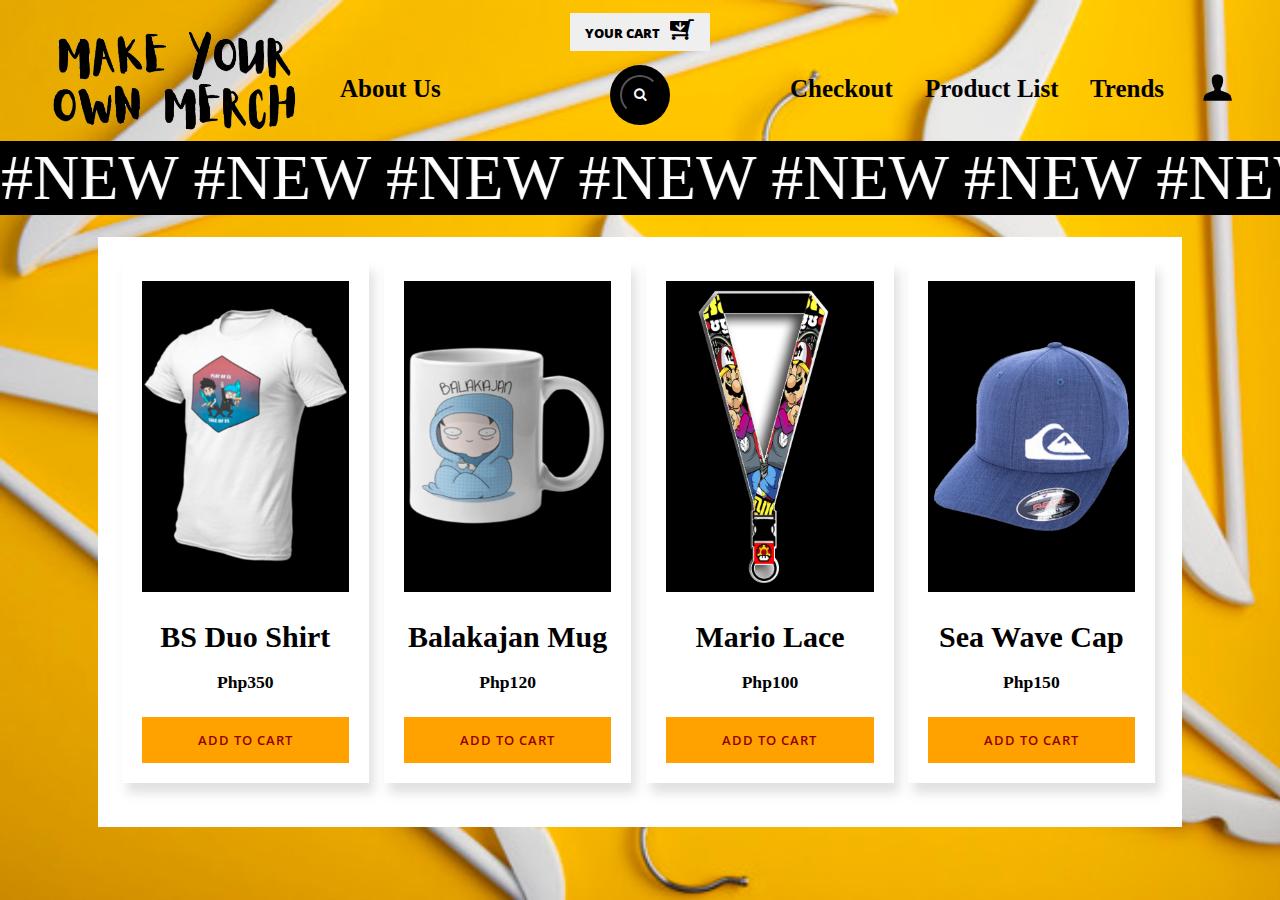
<file: index.html>
<!DOCTYPE html>
<html lang="zxx">


<head>
  <title>Myom</title>
  <!-- Meta-Tags -->
  <meta name="viewport" content="width=device-width, initial-scale=1">
  <meta http-equiv="Content-Type" content="text/html; charset=utf-8">
  <meta name="keywords" content="Shopping Cart a Responsive Web Template, Bootstrap Web Templates, Flat Web Templates, Android Compatible Web Template, Smartphone Compatible Web Template, Free Webdesigns for Nokia, Samsung, LG, Sony Ericsson, Motorola Web Design">
  <script>
    addEventListener("load", function () {
          setTimeout(hideURLbar, 0);
    }, false);

    function hideURLbar() {
    window.scrollTo(0, 1);
    }
  </script>

  <link rel="stylesheet" href="css/style.css" type="text/css" media="all">
  <!-- //Custom-Stylesheet-Links -->
  <!--fonts -->
  <link href="//fonts.googleapis.com/css?family=Marcellus+SC" rel="stylesheet">
  <link href="//fonts.googleapis.com/css?family=Open+Sans:300,300i,400,400i,600,600i,700,700i,800,800i" rel="stylesheet">
  <!-- //fonts -->

  <!-- Font-Awesome-File-Links -->
  <!-- CSS -->
  <link rel="stylesheet" href="css/font-awesome.css" type="text/css" media="all">
  <!-- //Font-Awesome-File-Links -->
  <style>
    p{
      font-size: 30px;
      font-weight: bold;
    }
    body{
        background-image: url(webbg5.jpg);
   background-repeat: no-repeat;
  background-attachment: fixed;
  background-size: cover;
    }
    
  </style>

</head>
<!-- //Head -->
<!-- Body -->

<body>
  <!-- //cart's-Product-Display -->
    <div class="wthreecartaits wthreecartaits2 cart cart box_1" >
      <form action="#" method="post" class="last" >
        <input type="hidden" name="cmd" value="_cart" />
        <input type="hidden" name="display" value="1" />
        <button class="w3view-cart" type="submit" name="submit" value="" >Your Cart<span style="color: black;" class="fa fa-cart-arrow-down" aria-hidden="true"></span>
        </button>
      </form>
    </div>
  <div class="topnav">
  <a href="">
  <img src="logo2.png" width="250" height="110" style="vertical-align:middle; ; position: absolute; left:50px; top: 30px">

  </a>
  <div class="dropdown">
    <button class="dropbtn" style="vertical-align:middle; color: black; position: absolute; left:920px; top: 70px"><h3 style="font-size: 25px;font-weight: bold;">Product List</h3>

    </button>
    <div class="dropdown-content" style="vertical-align:middle;  position: absolute; left:920px; top: 105px" >
      <a href="tshirt.html"style="font-size: 20px;"><h4>Shirts</h4></a>
      <a href="mug.html"style="font-size: 20px;"><h4>Mugs</h4></a>
      <a href="cap.html" style="font-size: 20px;"><h4>Caps</h4></a>
      <a href="lanyard.html" style="font-size: 20px;"><h4>ID Lace</h4></a>
      <a href="create.html" style="font-size: 20px;"><h4>Create Your Own Design </h4></a>
    </div>
  </div> 


  <div class="topnav-right" style="vertical-align:middle;  position: absolute; left:990px; top: 20px" >
    <br>
    <a href="aboutus.html"><h2 style="font-size: 25px;font-weight: bold; vertical-align:middle; ; position: absolute; left:-650px; top: 55px">About Us</h2></a>
    <a href="checkout.html"><h2 style="font-size: 25px;font-weight: bold; vertical-align:middle; ; position: absolute; left:-200px; top: 55px">Checkout</h2></a>
    <a href="Trending.html"><h2 style="font-size: 25px;font-weight: bold; vertical-align:middle; ; position: absolute; left:100px; top: 55px">Trends</h2></a>
    <a href="login.html">
    <img src="user.png" height="35" width="35"style="vertical-align:middle;  position: absolute; left:210px; top: 50px">
    </a>
</div>
<center>
       <div class="searchBox" style="vertical-align:middle;  position: absolute;  top: 35px">

            <input class="searchInput"type="text" name="" placeholder="Search">
            <button class="searchButton" href="#">
              <i class="fa fa-search"></i>
            </button>
        </div>
        </center>
<br><br><br><br><br>
    <marquee behavior="alternate" direction="Right" speed="10 " style="font-size:400%;background-color:black;color:white"> <b>#NEW #NEW #NEW #NEW #NEW #NEW #NEW #NEW #NEW #NEW #NEW #NEW #NEW #NEW #NEW #NEW #NEW #NEW #NEW #NEW #NEW #NEW #NEW #NEW #NEW #NEW #NEW #NEW #NEW #NEW #NEW #NEW #NEW #NEW #NEW #NEW #NEW #NEW #NEW #NEW #NEW #NEW #NEW #NEW #NEW #NEW #NEW #NEW #NEW #NEW #NEW #NEW #NEW #NEW #NEW #NEW #NEW #NEW #NEW #NEW #NEW #NEW #NEW #NEW #NEW #NEW #NEW #NEW #NEW #NEW #NEW #NEW #NEW #NEW #NEW #NEW #NEW #NEW #NEW #NEW #NEW #NEW #NEW #NEW #NEW #NEW #NEW #NEW #NEW #NEW #NEW #NEW #NEW #NEW #NEW #NEW #NEW #NEW #NEW #NEW #NEW #NEW #NEW #NEW #NEW #NEW #NEW #NEW #NEW #NEW #NEW #NEW #NEW #NEW #NEW #NEW #NEW #NEW #NEW #NEW #NEW #NEW #NEW #NEW #NEW #NEW #NEW #NEW #NEW #NEW #NEW #NEW #NEW #NEW #NEW #NEW #NEW #NEW #NEW #NEW #NEW #NEW #NEW #NEW #NEW #NEW #NEW #NEW #NEW #NEW #NEW #NEW #NEW #NEW #NEW #NEW #NEW #NEW #NEW #NEW #NEW #NEW #NEW #NEW #NEW #NEW #NEW #NEW #NEW #NEW #NEW #NEW #NEW #NEW #NEW #NEW #NEW #NEW #NEW #NEW #NEW #NEW #NEW #NEW #NEW #NEW #NEW #NEW #NEW #NEW #NEW #NEW #NEW #NEW #NEW #NEW #NEW #NEW #NEW #NEW #NEW #NEW #NEW #NEW #NEW #NEW #NEW #NEW #NEW #NEW #NEW #NEW #NEW #NEW #NEW #NEW #NEW #NEW #NEW #NEW #NEW #NEW #NEW #NEW #NEW #NEW #NEW #NEW #NEW #NEW #NEW #NEW #NEW #NEW #NEW #NEW #NEW #NEW #NEW #NEW #NEW #NEW #NEW #NEW #NEW #NEW #NEW #NEW #NEW #NEW #NEW #NEW #NEW #NEW #NEW #NEW #NEW #NEW #NEW #NEW #NEW #NEW #NEW #NEW #NEW #NEW #NEW #NEW #NEW #NEW #NEW #NEW #NEW #NEW #NEW #NEW #NEW #NEW #NEW #NEW #NEW #NEW #NEW #NEW #NEW #NEW #NEW #NEW #NEW #NEW #NEW #NEW #NEW #NEW #NEW #NEW #NEW #NEW #NEW #NEW #NEW #NEW #NEW #NEW #NEW #NEW #NEW #NEW #NEW #NEW #NEW #NEW #NEW #NEW #NEW #NEW #NEW #NEW #NEW #NEW #NEW #NEW #NEW #NEW #NEW #NEW #NEW #NEW #NEW #NEW #NEW #NEW #NEW #NEW #NEW #NEW #NEW #NEW #NEW #NEW</b></marquee>
    <br><br>
  <div class="banner">
    <!-- cart's-Product-Display -->
  
    <div class="wthreeproductdisplay">
      <div class="container">
        <div class="top-grid">
          <div class="cart-grid" id="cart-1">
            <div class="img">
              <img src="T11.png" alt="img">
            </div>
            <ul class="info">
                <center>
              <p>BS Duo Shirt</p><br>
              <li>Php350</li>
              </center>
            </ul>
            <div class="snipcart-details ">
              <form action="#" method="post">
                <input type="hidden" name="cmd" value="_cart">
                <input type="hidden" name="add" value="1">
                <input type="hidden" name="w3l_item" value="Striped Top ">
                <input type="hidden" name="amount" value="350">
                <input type="hidden" name="item_name" value="BS Duo Shirt" />
                <button type="submit" class="button w3l-cart" data-id="cart-1">add to cart</button>
              </form>
            </div>
          </div>
          <div class="cart-grid" id="cart-2">
            <div class="img">
              <img src="M12.png" alt="img">
            </div>
            <ul class="info">
            <center>
              <p>Balakajan Mug</p><br>
              <li>Php120</li>
              </center>
            </ul>
            <div class="snipcart-details ">
              <form action="#" method="post">
                <input type="hidden" name="cmd" value="_cart">
                <input type="hidden" name="add" value="1">
                <input type="hidden" name="w3l_item" value="Striped Top ">
                <input type="hidden" name="amount" value="120">
                <input type="hidden" name="item_name" value="Orange Cap" />
                <button type="submit" class="button w3l-cart" data-id="cart-3">add to cart</button>
              </form>
            </div>
          </div>
          <div class="cart-grid" id="cart-3">
            <div class="img">
              <img src="L10.png" alt="img">
            </div>
            <ul class="info">
              <center>
              <p>Mario Lace</p><br>
              <li>Php100</li>
              </center>
            </ul>
            <div class="snipcart-details ">
              <form action="#" method="post">
                <input type="hidden" name="cmd" value="_cart">
                <input type="hidden" name="add" value="1">
                <input type="hidden" name="w3l_item" value="Striped Top ">
                <input type="hidden" name="amount" value="100">
                <input type="hidden" name="item_name" value="Mario ID Lace" />
                <button type="submit" class="button w3l-cart" data-id="cart-3">add to cart</button>
              </form>
            </div>
          </div>
          <div class="cart-grid" id="cart-4">
            <div class="img">
              <img src="C3.png" alt="img">
            </div>
            <ul class="info">
              <center>
              <p>Sea Wave Cap</p><br>
              <li>Php150</li>
              </center>
            </ul>
            <div class="snipcart-details ">
              <form action="#" method="post">
                <input type="hidden" name="cmd" value="_cart">
                <input type="hidden" name="add" value="1">
                <input type="hidden" name="w3l_item" value="Striped Top ">
                <input type="hidden" name="amount" value="150">
                <input type="hidden" name="item_name" value="Sea Wave Cap" />
                <button type="submit" class="button w3l-cart" data-id="cart-4">add to cart</button>
              </form>
            </div>
          </div>

          <div class="clear"></div>
        </div>
  </div>


  <!-- Default-JavaScript -->
  <script src="js/jquery-2.2.3.js"></script>
  <!-- Custom-JavaScript-File-Links -->

  <!-- cart-js -->
  <script src="js/minicart.min.js"></script>
  <script>
    // Mini Cart
    paypal1.minicart1.render({ //use only unique class names other than paypal1.minicart1.Also Replace same class name in css and minicart.min.js
      action: '#'
    });

    if (~window.location.search.indexOf('reset=true')) {
      paypal1.minicart1.reset();
    }
  </script>
  <!-- //cart-js -->

</body>
<!-- //Body -->

</html>
</file>
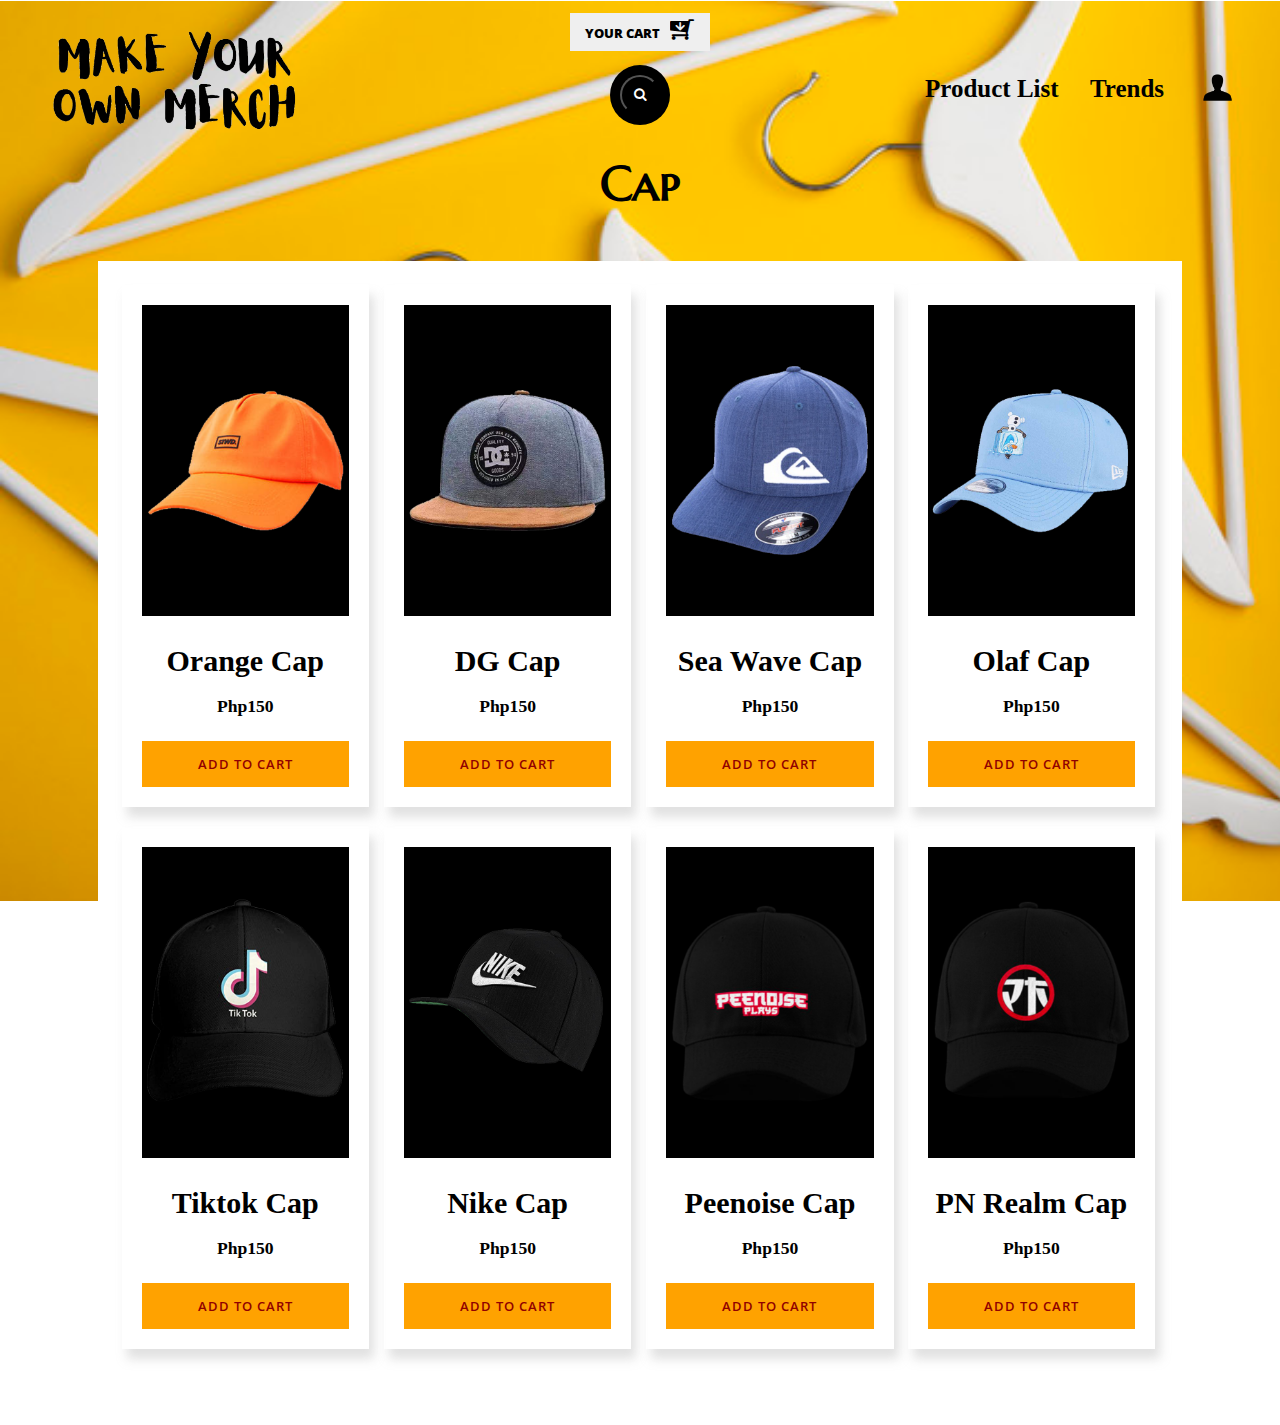
<file: cap.html>
<!DOCTYPE html>
<html lang="zxx">


<head>
  <title>Cap</title>
  <!-- Meta-Tags -->
  <meta name="viewport" content="width=device-width, initial-scale=1">
  <meta http-equiv="Content-Type" content="text/html; charset=utf-8">
  <meta name="keywords" content="Shopping Cart a Responsive Web Template, Bootstrap Web Templates, Flat Web Templates, Android Compatible Web Template, Smartphone Compatible Web Template, Free Webdesigns for Nokia, Samsung, LG, Sony Ericsson, Motorola Web Design">
  <script>
    addEventListener("load", function () {
          setTimeout(hideURLbar, 0);
    }, false);

    function hideURLbar() {
    window.scrollTo(0, 1);
    }
  </script>

  <link rel="stylesheet" href="css/style.css" type="text/css" media="all">
  <!-- //Custom-Stylesheet-Links -->
  <!--fonts -->
  <link href="//fonts.googleapis.com/css?family=Marcellus+SC" rel="stylesheet">
  <link href="//fonts.googleapis.com/css?family=Open+Sans:300,300i,400,400i,600,600i,700,700i,800,800i" rel="stylesheet">
  <!-- //fonts -->

  <!-- Font-Awesome-File-Links -->
  <!-- CSS -->
  <link rel="stylesheet" href="css/font-awesome.css" type="text/css" media="all">
  <!-- //Font-Awesome-File-Links -->
  <style>
    p{
      font-size: 30px;
      font-weight: bold;
    }
    body{
        background-image: url(webbg5.jpg);
   background-repeat: no-repeat;
  background-attachment: fixed;
  background-size: cover;
    }
    
  </style>

</head>
<!-- //Head -->
<!-- Body -->

<body>
  <!-- //cart's-Product-Display -->
  
    <div class="wthreecartaits wthreecartaits2 cart cart box_1" >
      <form action="#" method="post" class="last">
        <input type="hidden" name="cmd" value="_cart" />
        <input type="hidden" name="display" value="1" />
        <button class="w3view-cart" type="submit" name="submit" value="">Your Cart<span style="color: black;" class="fa fa-cart-arrow-down" aria-hidden="true"></span>
        </button>
      </form>
  </div>
  <div class="topnav">
  <a href="index.html">
  <img src="logo2.png" width="250" height="110" style="vertical-align:middle; ; position: absolute; left:50px; top: 30px">
  </a>
  <div class="dropdown">
    <button class="dropbtn" style="vertical-align:middle; color: black; position: absolute; left:920px; top: 70px"><h3 style="font-size: 25px;font-weight: bold;">Product List</h3>

    </button>
   <div class="dropdown-content" style="vertical-align:middle;  position: absolute; left:920px; top: 105px" >
      <a href="tshirt.html"style="font-size: 20px;"><h4>Shirts</h4></a>
      <a href="mug.html"style="font-size: 20px;"><h4>Mugs</h4></a>
      <a href="cap.html" style="font-size: 20px;"><h4>Caps</h4></a>
      <a href="lanyard.html" style="font-size: 20px;"><h4>ID Lace</h4></a>
      <a href="create.html" style="font-size: 20px;"><h4>Create Your Own Design </h4></a>
    </div>
  </div> 


  <div class="topnav-right" style="vertical-align:middle;  position: absolute; left:990px; top: 20px" >
    <br>

    <a href="Trending.html"><h2 style="font-size: 25px;font-weight: bold; vertical-align:middle; ; position: absolute; left:100px; top: 55px">Trends</h2></a>
    <a href="login.html">
    <img src="user.png" height="35" width="35"style="vertical-align:middle;  position: absolute; left:210px; top: 50px">
    </a>
</div>
<center>
       <div class="searchBox" style="vertical-align:middle;  position: absolute;  top: 35px">

            <input class="searchInput"type="text" name="" placeholder="Search">
            <button class="searchButton" href="#">
              <i class="fa fa-search"></i>
            </button>
        </div>
        </center>
  <div class="banner">
    <div class="banner-layer">
      <br><br><br>
      <h1 class="title-w3layouts" style="color: #000000; font-weight: 900;">Cap</h1>
    </div>
    <!-- cart's-Product-Display -->
  
    <div class="wthreeproductdisplay">
      <div class="container">
        <div class="top-grid">
          <div class="cart-grid" id="cart-1">
            <div class="img">
              <img src="C1.png" alt="img">
            </div>
            <ul class="info">
                <center>
              <p>Orange Cap</p><br>
              <li>Php150</li>
              </center>
            </ul>
            <div class="snipcart-details ">
              <form action="#" method="post">
                <input type="hidden" name="cmd" value="_cart">
                <input type="hidden" name="add" value="1">
                <input type="hidden" name="w3l_item" value="Striped Top ">
                <input type="hidden" name="amount" value="150">
                <input type="hidden" name="item_name" value="Orange Cap" />
                <button type="submit" class="button w3l-cart" data-id="cart-1">add to cart</button>
              </form>
            </div>
          </div>
          <div class="cart-grid" id="cart-2">
            <div class="img">
              <img src="C2.png" alt="img">
            </div>
            <ul class="info">
            <center>
              <p>DG Cap</p><br>
              <li>Php150</li>
              </center>
            </ul>
            <div class="snipcart-details ">
              <form action="#" method="post">
                <input type="hidden" name="cmd" value="_cart">
                <input type="hidden" name="add" value="1">
                <input type="hidden" name="w3l_item" value="Striped Top ">
                <input type="hidden" name="amount" value="150">
                <input type="hidden" name="item_name" value="Charging Mug" />
                <button type="submit" class="button w3l-cart" data-id="cart-3">add to cart</button>
              </form>
            </div>
          </div>
          <div class="cart-grid" id="cart-3">
            <div class="img">
              <img src="C3.png" alt="img">
            </div>
            <ul class="info">
              <center>
              <p>Sea Wave Cap</p><br>
              <li>Php150</li>
              </center>
            </ul>
            <div class="snipcart-details ">
              <form action="#" method="post">
                <input type="hidden" name="cmd" value="_cart">
                <input type="hidden" name="add" value="1">
                <input type="hidden" name="w3l_item" value="Striped Top ">
                <input type="hidden" name="amount" value="150">
                <input type="hidden" name="item_name" value="Sea Wave Cap"/>
                <button type="submit" class="button w3l-cart" data-id="cart-3">add to cart</button>
              </form>
            </div>
          </div>
          <div class="cart-grid" id="cart-4">
            <div class="img">
              <img src="C7.png" alt="img">
            </div>
            <ul class="info">
              <center>
              <p>Olaf Cap</p><br>
              <li>Php150</li>
              </center>
            </ul>
            <div class="snipcart-details ">
              <form action="#" method="post">
                <input type="hidden" name="cmd" value="_cart">
                <input type="hidden" name="add" value="1">
                <input type="hidden" name="w3l_item" value="Striped Top ">
                <input type="hidden" name="amount" value="150">
                <input type="hidden" name="item_name" value="Olaf Cap" />
                <button type="submit" class="button w3l-cart" data-id="cart-4">add to cart</button>
              </form>
            </div>
          </div>

          <div class="clear"></div>
        </div>
        <div class="bot-grid">
          <div class="cart-grid" id="cart-5">
            <div class="img">
              <img src="C8.png" alt="img">
            </div>
            <ul class="info">
              <center>
              <p>Tiktok Cap</p><br>
              <li>Php150</li>
              </center>
            </ul>
            <div class="snipcart-details ">
              <form action="#" method="post">
                <input type="hidden" name="cmd" value="_cart">
                <input type="hidden" name="add" value="1">
                <input type="hidden" name="w3l_item" value="Striped Top ">
                <input type="hidden" name="amount" value="150">
                <input type="hidden" name="item_name" value="Tiktok Cap" />
                <button type="submit" class="button w3l-cart" data-id="cart-5">add to cart</button>
              </form>
            </div>
          </div>
          <div class="cart-grid" id="cart-6">
            <div class="img">
              <img src="C10.png" alt="img">
            </div>
            <ul class="info">
            <center>
              <p>Nike Cap</p><br>
              <li>Php150</li>
              </center>
            </ul>
            <div class="snipcart-details ">
              <form action="#" method="post">
                <input type="hidden" name="cmd" value="_cart">
                <input type="hidden" name="add" value="1">
                <input type="hidden" name="w3l_item" value="Striped Top ">
                <input type="hidden" name="amount" value="150">
                <input type="hidden" name="item_name" value="Nike Cap" />
                <button type="submit" class="button w3l-cart" data-id="cart-6">add to cart</button>
              </form>
            </div>
          </div>
          <div class="cart-grid" id="cart-7">
            <div class="img">
              <img src="C11.png" alt="img">
            </div>
            <ul class="info">
              <center>
              <p>Peenoise Cap</p><br>
              <li>Php150</li>
              </center>
            </ul>
            <div class="snipcart-details ">
              <form action="#" method="post">
                <input type="hidden" name="cmd" value="_cart">
                <input type="hidden" name="add" value="1">
                <input type="hidden" name="w3l_item" value="Striped Top ">
                <input type="hidden" name="amount" value="150">
                <input type="hidden" name="item_name" value="Peenoise Cap" />
                <button type="submit" class="button w3l-cart" data-id="cart-7">add to cart</button>
              </form>
            </div>
          </div>
          <div class="cart-grid" id="cart-8">
            <div class="img">
              <img src="C12.png" alt="img">
            </div>
            <ul class="info">
                <center>
              <p>PN Realm Cap</p><br>
              <li>Php150</li>
              </center>
            </ul>
            <div class="snipcart-details ">
              <form action="#" method="post">
                <input type="hidden" name="cmd" value="_cart">
                <input type="hidden" name="add" value="1">
                <input type="hidden" name="w3l_item" value="Striped Top ">
                <input type="hidden" name="amount" value="150">
                <input type="hidden" name="item_name" value="PN Realm Cap" />
                <button type="submit" class="button w3l-cart" data-id="cart-8">add to cart</button>
              </form>
            </div>
          </div>

          <div class="clear"></div>
        </div>
      </div>
    </div>    
  
    

  </div>

  <!-- Default-JavaScript -->
  <script src="js/jquery-2.2.3.js"></script>
  <!-- Custom-JavaScript-File-Links -->

  <!-- cart-js -->
  <script src="js/minicart.min.js"></script>
  <script>
    // Mini Cart
    paypal1.minicart1.render({ //use only unique class names other than paypal1.minicart1.Also Replace same class name in css and minicart.min.js
      action: '#'
    });

    if (~window.location.search.indexOf('reset=true')) {
      paypal1.minicart1.reset();
    }
  </script>
  <!-- //cart-js -->

</body>
<!-- //Body -->

</html>
</file>
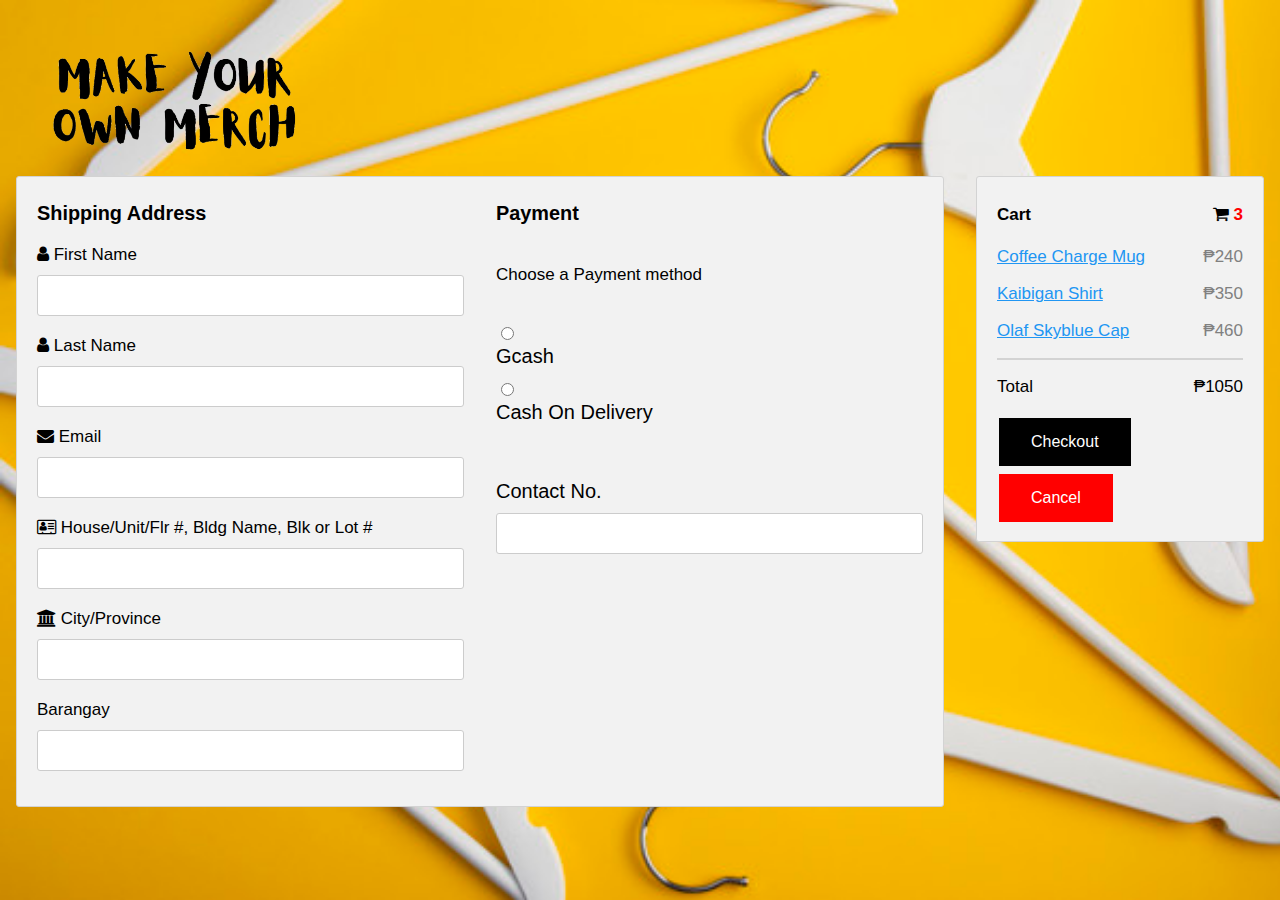
<file: checkout.html>
<!DOCTYPE html>
<html>
<head>
<meta name="viewport" content="width=device-width, initial-scale=1">
<link rel="stylesheet" href="https://cdnjs.cloudflare.com/ajax/libs/font-awesome/4.7.0/css/font-awesome.min.css">

<style>
body {
  font-family: Arial;
  font-size: 17px;
  padding: 8px;
    background-image: url(webbg5.jpg);
   background-repeat: no-repeat;
  background-attachment: fixed;
  background-size: cover;
}

* {
  box-sizing: border-box;
}

.row {
  display: -ms-flexbox; 
  display: flex;
  -ms-flex-wrap: wrap;
  flex-wrap: wrap;
  margin: 0 -16px;
}

.col-25 {
  -ms-flex: 25%; 
  flex: 25%;
}

.col-50 {
  -ms-flex: 50%;
  flex: 50%;
}

.col-75 {
  -ms-flex: 75%; 
  flex: 75%;
}

.col-25,
.col-50,
.col-75 {
  padding: 0 16px;
}

.container {
  background-color: #f2f2f2;
  padding: 5px 20px 15px 20px;
  border: 1px solid lightgrey;
  border-radius: 3px;
}

input[type=text] {
  width: 100%;
  margin-bottom: 20px;
  padding: 12px;
  border: 1px solid #ccc;
  border-radius: 3px;
}

label {
  margin-bottom: 10px;
  display: block;
}

.icon-container {
  margin-bottom: 20px;
  padding: 7px 0;
  font-size: 20px;
}

.btn {
  background-color: black;
 border: none;
  color: white;
  padding: 15px 32px;
  text-align: center;
  text-decoration: none;
  display: inline-block;
  font-size: 16px;
  margin: 4px 2px;
  cursor: pointer;;
}

.btn:hover {
  background-color: #FFD300;
}

a {
  color: #2196F3;
}

hr {
  border: 1px solid lightgrey;
}

span.price {
  float: right;
  color: grey;
}


@media (max-width: 800px) {
  .row {
    flex-direction: column-reverse;
  }
  .col-25 {
    margin-bottom: 20px;
  }
}
.button {
  background-color: red;
  border: none;
  color: white;
  padding: 15px 32px;
  text-align: center;
  text-decoration: none;
  display: inline-block;
  font-size: 16px;
  margin: 4px 2px;
  cursor: pointer;
}
.button:hover {
  background-color: #FFD300;
}
.open-button {
  background-color: #555;
  color: white;
  padding: 16px 20px;
  border: none;
  cursor: pointer;
  opacity: 0.8;
  position: fixed;
  bottom: 23px;
  right: 28px;
  width: 280px;
}

/* The popup form - hidden by default */
.form-popup {
  display: none;
  position: fixed;
  bottom: 0;
  right: 15px;
  border: 3px solid #f1f1f1;
  z-index: 9;
}

/* Add styles to the form container */
.form-container {
  max-width: 300px;
  padding: 10px;
  background-color: white;
}

/* Full-width input fields */
.form-container input[type=text], .form-container input[type=password] {
  width: 100%;
  padding: 15px;
  margin: 5px 0 22px 0;
  border: none;
  background: #f1f1f1;
}

/* When the inputs get focus, do something */
.form-container input[type=text]:focus, .form-container input[type=password]:focus {
  background-color: #ddd;
  outline: none;
}

/* Set a style for the submit/login button */
.form-container .btn {
  background-color: #4CAF50;
  color: white;
  padding: 16px 20px;
  border: none;
  cursor: pointer;
  width: 100%;
  margin-bottom:10px;
  opacity: 0.8;
}

/* Add a red background color to the cancel button */
.form-container .cancel {
  background-color: orange;
}

/* Add some hover effects to buttons */
.form-container .btn:hover, .open-button:hover {
  opacity: 1;
}
</style>
</head>
<body>
<a href="index.html">
<img src="logo2.png" width="250" height="110" style="vertical-align:middle; position: absolute; left:50px; top: 50px">
</a>
<br><br><br><br><br><br><br><br>
<div class="row">
  <div class="col-75">
    <div class="container">
      <form action="/action_page.php">
      
        <div class="row">
          <div class="col-50">
            <h3>Shipping Address</h3>
            <label for="fname"><i class="fa fa-user"></i> First Name</label>
            <input type="text" id="fname" name="firstname">
            <label for="lname"><i class="fa fa-user"></i> Last Name</label>
            <input type="text" id="fname" name="Lastname">
            <label for="email"><i class="fa fa-envelope"></i> Email</label>
            <input type="text" id="email" name="email">
            <label for="adr"><i class="fa fa-address-card-o"></i> House/Unit/Flr #, Bldg Name, Blk or Lot #</label>
            <input type="text" id="adr" name="address" >
            <label for="city"><i class="fa fa-institution"></i> City/Province</label>
            <input type="text" id="city" name="city">
            <div class="row">
              <div class="col-75">
                <label for="state">Barangay</label>
                <input type="text" id="state" name="state" placeholder="">
              </div>
              <div class="col-50">
              </div>
            </div>
          </div>

          <div class="col-50">
            <h3>Payment</h3><br>
            <label for="fname">Choose a Payment method</label><br>
            <div class="icon-container">
            <input type="radio" id="male" name="gender" value="male">
             <label for="male">Gcash</label>
            <input type="radio" id="female" name="gender" value="female">
            <label for="female">Cash On Delivery</label><br><br>
              <label for="contact">Contact No.</label>
            <input type="text" id="contact" name="contact">
            </div>
          </div>
          
        </div>
      </form>
    </div>
  </div>
  <div class="col-25">
    <div class="container">
      <h4>Cart <span class="price" style="color:black"><i class="fa fa-shopping-cart"></i> <b style="color:red;">3</b></span></h4>
      <p><a href="#">Coffee Charge Mug</a> <span id="price1" class="price"></span></p>
      <p><a href="#">Kaibigan Shirt</a> <span id="price2" class="price"></span></p>
      <p><a href="#">Olaf Skyblue Cap</a> <span id="price3" class="price"></span></p>
      <hr>
      <p>Total <span id="Total" class="price" style="color:black"><b></b></span></p>
      <p id="Total"></p>
       <button class="btn" onclick="openForm()">Checkout</button>
      <button class="button" onclick="goBack()">Cancel</button>

    </div>
  </div>
</div>
<div class="form-popup" id="myForm" style="vertical-align:middle; ; position: absolute; left:550px; top: 300px; border: none;" >
  <form action="/action_page.php" class="form-container"><center>
    <h1>Thanks For Buying<br><br>Have a nice day<br><br></h1></center>
    <a href="index.html"><button type="button" class="btn cancel">Continue Shopping
    </button></a>
  </form>
</div>



<script>
  var p1 = 240;
  var p2 = 350;
  var p3 = 460;

  var t = p1 + p2 + p3;
  var p = "₱";

    document.getElementById("price1").innerHTML = p.concat(p1);
      document.getElementById("price2").innerHTML = p.concat(p2);
    document.getElementById("price3").innerHTML = p.concat(p3);
    document.getElementById("Total").innerHTML = p.concat(t);
function openForm() {
  document.getElementById("myForm").style.display = "block";
}
var header = document.getElementById("myDIV");
var btns = header.getElementsByClassName("btn");
for (var i = 0; i < btns.length; i++) {
  btns[i].addEventListener("click", function() {
  var current = document.getElementsByClassName("active");
  current[0].className = current[0].className.replace(" active", "");
  this.className += " active";
  });
}
function goBack() {
  window.history.back();
}
</script>
</body>
</html>
</file>
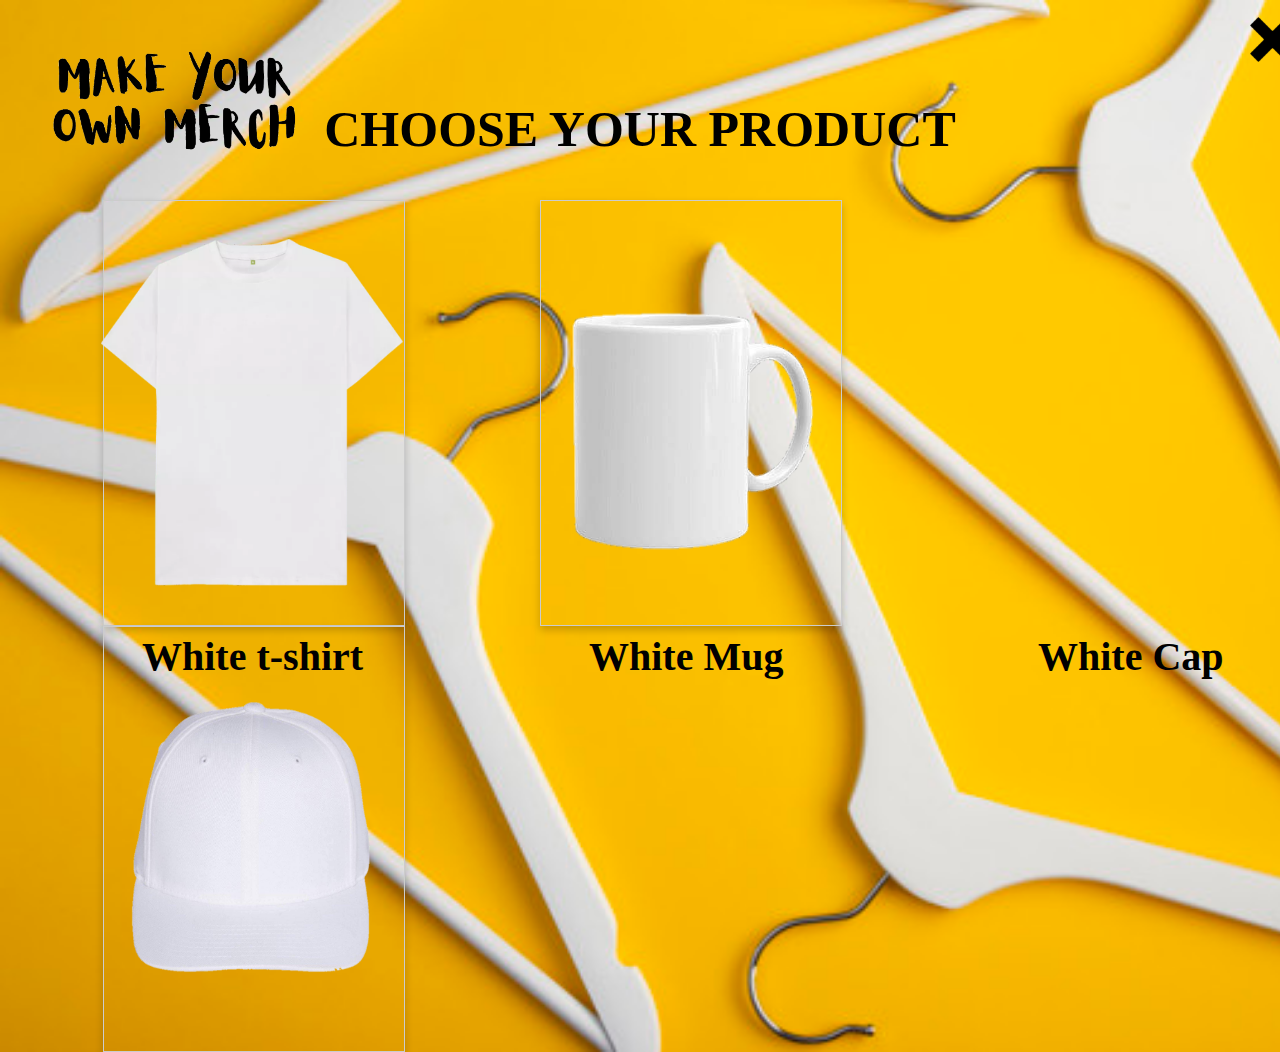
<file: create.html>
<!DOCTYPE html>
<html>
<head>
<style>

body{
background-image: url(webbg5.jpg);
background-size: cover;
background-repeat: no-repeat;
}

div.damit{
  margin-top: 100px;

}
h2 {
  font-size: 50px;

}
h1 {
  font-size: 25px;
}

.price {
  color: grey;
  font-size: 22px;
  margin-top: 10px;
  margin-bottom: -4px;
}
.card {
   box-shadow: 0 4px 8px 0 rgba(0, 0, 0, 0.2);
  text-align:center;
  font-family: arial;
float:left;
 margin-right: 40px;
 margin-left: 95px;
  border: 1px solid #ccc;

  width: 300px;
  text-align:center;


  
}

.price {
  color: red;
  font-size: 28px;
}

.card button {
  border: 0px;
  outline: 0;
padding: 12px;
  color: white;
  background-color: #000;
  text-align:center;
  cursor: pointer;
  width: 100%;
  font-size: 18px;
}

.card button:hover {
  opacity: 0.6; 
}


.checked {
  color: orange;
}

/* Add styles to the form container */
.form-container {
  max-width: 300px;
  padding: 10px;
  background-color: white;
}

/* Set a style for the submit/login button */
.form-container .btn {
  background-color: none;
  color: white;
  padding: 10px 10px;
  margin-left:0px;
  border: none;
  cursor: pointer;
  width: 100%;
  margin-bottom:10px;
  opacity: 0.8;
}

/* Add a red background color to the cancel button */
.form-container .cancel {
  background-color: red;
}

</style>   
</head>
<body>
  <a href= "index.html "><img src="x.png"width="45" height="45" style=" position: absolute; left:1250px; top: 17px"></a>

<!-- Add icon library -->
<link rel="stylesheet" href=" https://cdnjs.cloudflare.com/ajax/libs/font-awesome/4.7.0/css/font-awesome.min.css">

<a href= "index.html "><img src="logo2.png" width="250" height="110" style="vertical-align:middle; ; position: absolute; left:50px; top: 50px"></a>


<div class="damit">
<h2 style="text-align:center"><b>CHOOSE YOUR PRODUCT<b></h2>


<div class="card">
  <a href="createwhiteshirt.html"><img src="whiteshirt.png" alt="Denim Jeans" style="width:370px;height:420px;margin-left:-37px;"></a>
</div>
<h2 style=" font-size:40px;position: absolute; left:142px; top: 600px">White t-shirt</h2>

<div class="card">
  <a href="createwhitemug.html">
  <img src="whitemug.png" alt="Denim Jeans"  style="width:395px;height:420px;margin-left:-69px;"></a>

</div>
<h2 style=" font-size:40px;position: absolute; left:589px; top: 600px">White Mug</h2>

<div class="card">
  <a href="createwhitecap.html">
  <img src="whitecap.png" alt="Denim Jeans"  style="width:380px;height:420px;margin-left:-43px;"></a>

</div>
<h2 style=" font-size:40px;position: absolute; left:1038px; top: 600px">White Cap</h2>
<script>
// Add active class to the current button (highlight it)
var header = document.getElementById("xxx");
var btns = header.getElementsByClassName("btn");
for (var i = 0; i < btns.length; i++) {
  btns[i].addEventListener("click", function() {
  var current = document.getElementsByClassName("active");
  current[0].className = current[0].className.replace(" active", "");
  this.className += " active";
  });
}
</script>
</div>
</body>
</html>
</file>
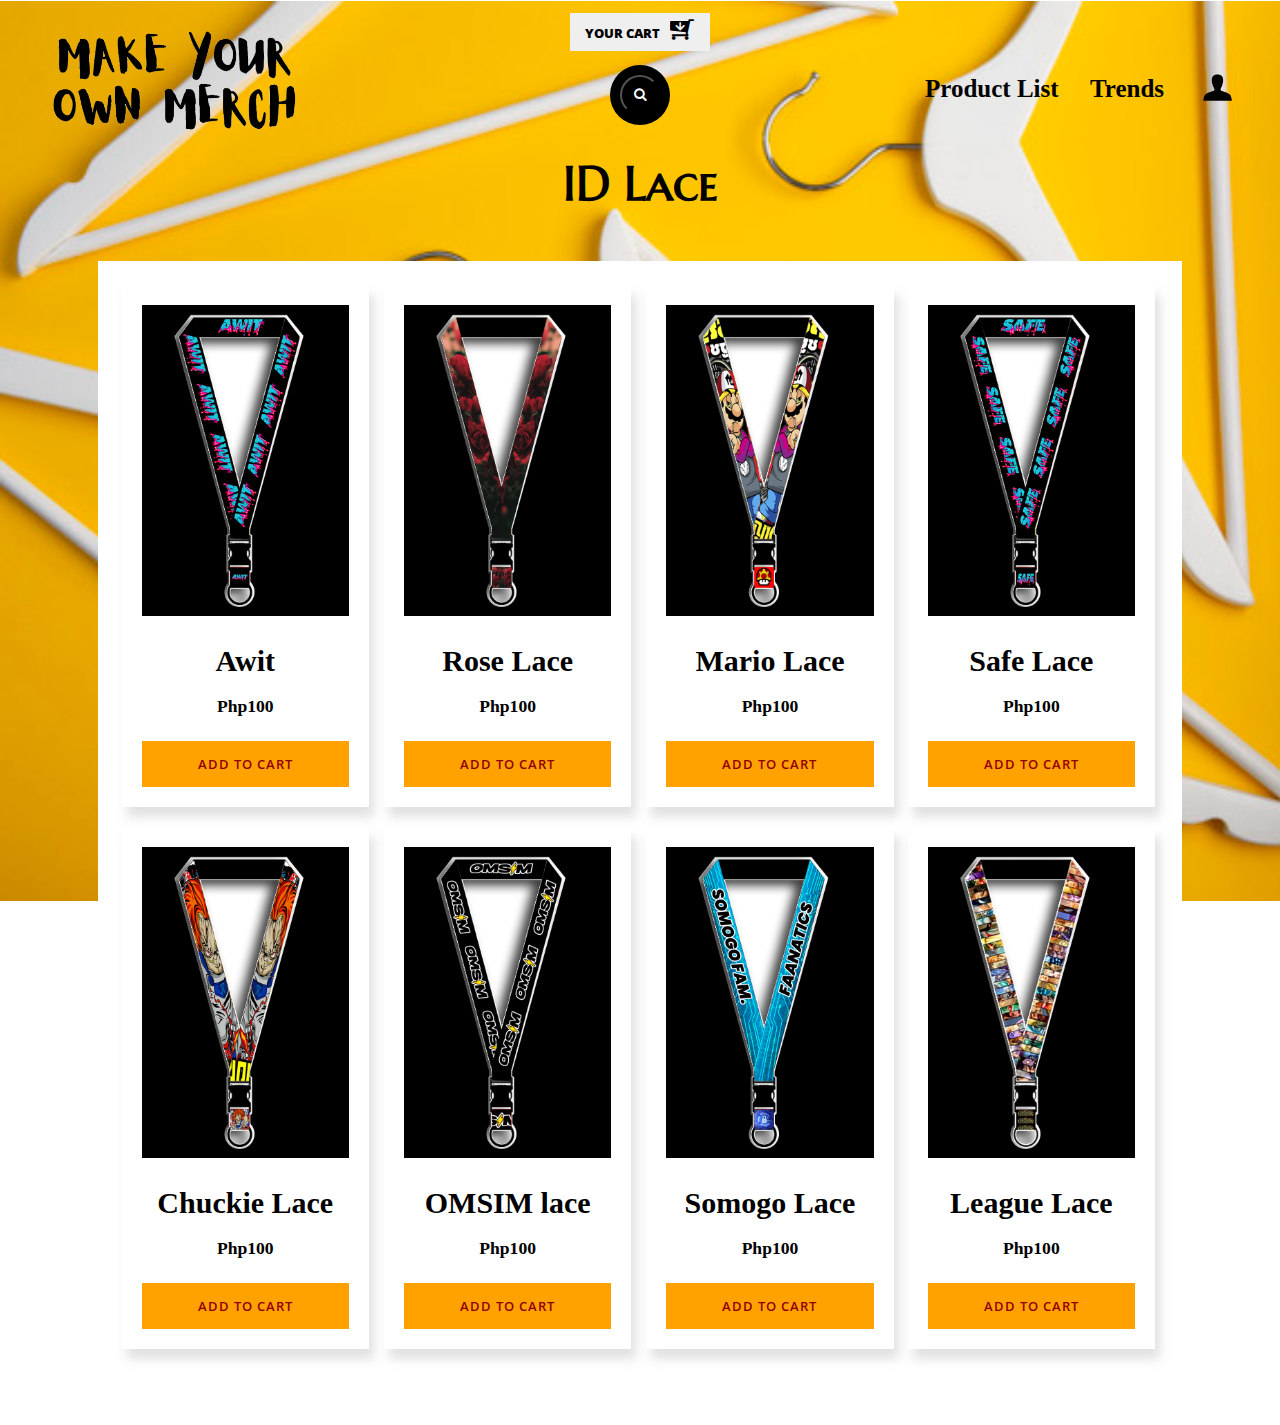
<file: lanyard.html>
<!DOCTYPE html>
<html lang="zxx">


<head>
  <title>ID Lace</title>
  <!-- Meta-Tags -->
  <meta name="viewport" content="width=device-width, initial-scale=1">
  <meta http-equiv="Content-Type" content="text/html; charset=utf-8">
  <meta name="keywords" content="Shopping Cart a Responsive Web Template, Bootstrap Web Templates, Flat Web Templates, Android Compatible Web Template, Smartphone Compatible Web Template, Free Webdesigns for Nokia, Samsung, LG, Sony Ericsson, Motorola Web Design">
  <script>
    addEventListener("load", function () {
          setTimeout(hideURLbar, 0);
    }, false);

    function hideURLbar() {
    window.scrollTo(0, 1);
    }
  </script>

  <link rel="stylesheet" href="css/style.css" type="text/css" media="all">
  <!-- //Custom-Stylesheet-Links -->
  <!--fonts -->
  <link href="//fonts.googleapis.com/css?family=Marcellus+SC" rel="stylesheet">
  <link href="//fonts.googleapis.com/css?family=Open+Sans:300,300i,400,400i,600,600i,700,700i,800,800i" rel="stylesheet">
  <!-- //fonts -->

  <!-- Font-Awesome-File-Links -->
  <!-- CSS -->
  <link rel="stylesheet" href="css/font-awesome.css" type="text/css" media="all">
  <!-- //Font-Awesome-File-Links -->
  <style>
    p{
      font-size: 30px;
      font-weight: bold;
    }
    body{
        background-image: url(webbg5.jpg);
   background-repeat: no-repeat;
  background-attachment: fixed;
  background-size: cover;
    }
    
  </style>

</head>
<!-- //Head -->
<!-- Body -->

<body>
  <!-- //cart's-Product-Display -->
  
    <div class="wthreecartaits wthreecartaits2 cart cart box_1" >
      <form action="#" method="post" class="last">
        <input type="hidden" name="cmd" value="_cart" />
        <input type="hidden" name="display" value="1" />
        <button class="w3view-cart" type="submit" name="submit" value="">Your Cart<span style="color: black;" class="fa fa-cart-arrow-down" aria-hidden="true"></span>
        </button>
      </form>
  </div>
  <div class="topnav">
  <a href="index.html">
  <img src="logo2.png" width="250" height="110" style="vertical-align:middle; ; position: absolute; left:50px; top: 30px">
  </a>
  <div class="dropdown">
    <button class="dropbtn" style="vertical-align:middle; color: black; position: absolute; left:920px; top: 70px"><h3 style="font-size: 25px;font-weight: bold;">Product List</h3>

    </button>
   <div class="dropdown-content" style="vertical-align:middle;  position: absolute; left:920px; top: 105px" >
      <a href="tshirt.html"style="font-size: 20px;"><h4>Shirts</h4></a>
      <a href="mug.html"style="font-size: 20px;"><h4>Mugs</h4></a>
      <a href="cap.html" style="font-size: 20px;"><h4>Caps</h4></a>
      <a href="lanyard.html" style="font-size: 20px;"><h4>ID Lace</h4></a>
      <a href="create.html" style="font-size: 20px;"><h4>Create Your Own Design </h4></a>
    </div>
  </div> 


  <div class="topnav-right" style="vertical-align:middle;  position: absolute; left:990px; top: 20px" >
    <br>

    <a href="Trending.html"><h2 style="font-size: 25px;font-weight: bold; vertical-align:middle; ; position: absolute; left:100px; top: 55px">Trends</h2></a>
    <a href="login.html">
    <img src="user.png" height="35" width="35"style="vertical-align:middle;  position: absolute; left:210px; top: 50px">
    </a>
</div>
<center>
       <div class="searchBox" style="vertical-align:middle;  position: absolute;  top: 35px">

            <input class="searchInput"type="text" name="" placeholder="Search">
            <button class="searchButton" href="#">
              <i class="fa fa-search"></i>
            </button>
        </div>
        </center>
  <div class="banner">
    <div class="banner-layer">
      <br><br><br>
      <h1 class="title-w3layouts" style="color: #000000; font-weight: 900;">ID Lace</h1>
    </div>
    <!-- cart's-Product-Display -->
  
    <div class="wthreeproductdisplay">
      <div class="container">
        <div class="top-grid">
          <div class="cart-grid" id="cart-1">
            <div class="img">
              <img src="L1.png" alt="img">
            </div>
            <ul class="info">
                <center>
              <p>Awit</p><br>
              <li>Php100</li>
              </center>
            </ul>
            <div class="snipcart-details ">
              <form action="#" method="post">
                <input type="hidden" name="cmd" value="_cart">
                <input type="hidden" name="add" value="1">
                <input type="hidden" name="w3l_item" value="Striped Top ">
                <input type="hidden" name="amount" value="100">
                <input type="hidden" name="item_name" value="Awit ID Lace" />
                <button type="submit" class="button w3l-cart" data-id="cart-1">add to cart</button>
              </form>
            </div>
          </div>
          <div class="cart-grid" id="cart-2">
            <div class="img">
              <img src="L2.png" alt="img">
            </div>
            <ul class="info">
            <center>
              <p>Rose Lace</p><br>
              <li>Php100</li>
              </center>
            </ul>
            <div class="snipcart-details ">
              <form action="#" method="post">
                <input type="hidden" name="cmd" value="_cart">
                <input type="hidden" name="add" value="1">
                <input type="hidden" name="w3l_item" value="Striped Top ">
                <input type="hidden" name="amount" value="100">
                <input type="hidden" name="item_name" value="Rose ID Lace" />
                <button type="submit" class="button w3l-cart" data-id="cart-3">add to cart</button>
              </form>
            </div>
          </div>
          <div class="cart-grid" id="cart-3">
            <div class="img">
              <img src="L10.png" alt="img">
            </div>
            <ul class="info">
              <center>
              <p>Mario Lace</p><br>
              <li>Php100</li>
              </center>
            </ul>
            <div class="snipcart-details ">
              <form action="#" method="post">
                <input type="hidden" name="cmd" value="_cart">
                <input type="hidden" name="add" value="1">
                <input type="hidden" name="w3l_item" value="Striped Top ">
                <input type="hidden" name="amount" value="100">
                <input type="hidden" name="item_name" value="Mario ID Lace"/>
                <button type="submit" class="button w3l-cart" data-id="cart-3">add to cart</button>
              </form>
            </div>
          </div>
          <div class="cart-grid" id="cart-4">
            <div class="img">
              <img src="L5.png" alt="img">
            </div>
            <ul class="info">
              <center>
              <p>Safe Lace</p><br>
              <li>Php100</li>
              </center>
            </ul>
            <div class="snipcart-details ">
              <form action="#" method="post">
                <input type="hidden" name="cmd" value="_cart">
                <input type="hidden" name="add" value="1">
                <input type="hidden" name="w3l_item" value="Striped Top ">
                <input type="hidden" name="amount" value="100">
                <input type="hidden" name="item_name" value="Safe ID Lace" />
                <button type="submit" class="button w3l-cart" data-id="cart-4">add to cart</button>
              </form>
            </div>
          </div>

          <div class="clear"></div>
        </div>
        <div class="bot-grid">
          <div class="cart-grid" id="cart-5">
            <div class="img">
              <img src="L6.png" alt="img">
            </div>
            <ul class="info">
              <center>
              <p>Chuckie Lace</p><br>
              <li>Php100</li>
              </center>
            </ul>
            <div class="snipcart-details ">
              <form action="#" method="post">
                <input type="hidden" name="cmd" value="_cart">
                <input type="hidden" name="add" value="1">
                <input type="hidden" name="w3l_item" value="Striped Top ">
                <input type="hidden" name="amount" value="100">
                <input type="hidden" name="item_name" value="Chuckie ID Lace" />
                <button type="submit" class="button w3l-cart" data-id="cart-5">add to cart</button>
              </form>
            </div>
          </div>
          <div class="cart-grid" id="cart-6">
            <div class="img">
              <img src="L8.png" alt="img">
            </div>
            <ul class="info">
            <center>
              <p>OMSIM lace</p><br>
              <li>Php100</li>
              </center>
            </ul>
            <div class="snipcart-details ">
              <form action="#" method="post">
                <input type="hidden" name="cmd" value="_cart">
                <input type="hidden" name="add" value="1">
                <input type="hidden" name="w3l_item" value="Striped Top ">
                <input type="hidden" name="amount" value="100">
                <input type="hidden" name="item_name" value="Omsim ID Lace" />
                <button type="submit" class="button w3l-cart" data-id="cart-6">add to cart</button>
              </form>
            </div>
          </div>
          <div class="cart-grid" id="cart-7">
            <div class="img">
              <img src="L3.png" alt="img">
            </div>
            <ul class="info">
              <center>
              <p>Somogo Lace</p><br>
              <li>Php100</li>
              </center>
            </ul>
            <div class="snipcart-details ">
              <form action="#" method="post">
                <input type="hidden" name="cmd" value="_cart">
                <input type="hidden" name="add" value="1">
                <input type="hidden" name="w3l_item" value="Striped Top ">
                <input type="hidden" name="amount" value="100">
                <input type="hidden" name="item_name" value="Somogo ID Lace" />
                <button type="submit" class="button w3l-cart" data-id="cart-7">add to cart</button>
              </form>
            </div>
          </div>
          <div class="cart-grid" id="cart-8">
            <div class="img">
              <img src="L12.png" alt="img">
            </div>
            <ul class="info">
                <center>
              <p>League Lace</p><br>
              <li>Php100</li>
              </center>
            </ul>
            <div class="snipcart-details ">
              <form action="#" method="post">
                <input type="hidden" name="cmd" value="_cart">
                <input type="hidden" name="add" value="1">
                <input type="hidden" name="w3l_item" value="Striped Top ">
                <input type="hidden" name="amount" value="100">
                <input type="hidden" name="item_name" value="League ID Lace" />
                <button type="submit" class="button w3l-cart" data-id="cart-8">add to cart</button>
              </form>
            </div>
          </div>

          <div class="clear"></div>
        </div>
      </div>
    </div>    
  
    

  </div>

  <!-- Default-JavaScript -->
  <script src="js/jquery-2.2.3.js"></script>
  <!-- Custom-JavaScript-File-Links -->

  <!-- cart-js -->
  <script src="js/minicart.min.js"></script>
  <script>
    // Mini Cart
    paypal1.minicart1.render({ //use only unique class names other than paypal1.minicart1.Also Replace same class name in css and minicart.min.js
      action: '#'
    });

    if (~window.location.search.indexOf('reset=true')) {
      paypal1.minicart1.reset();
    }
  </script>
  <!-- //cart-js -->

</body>
<!-- //Body -->

</html>
</file>
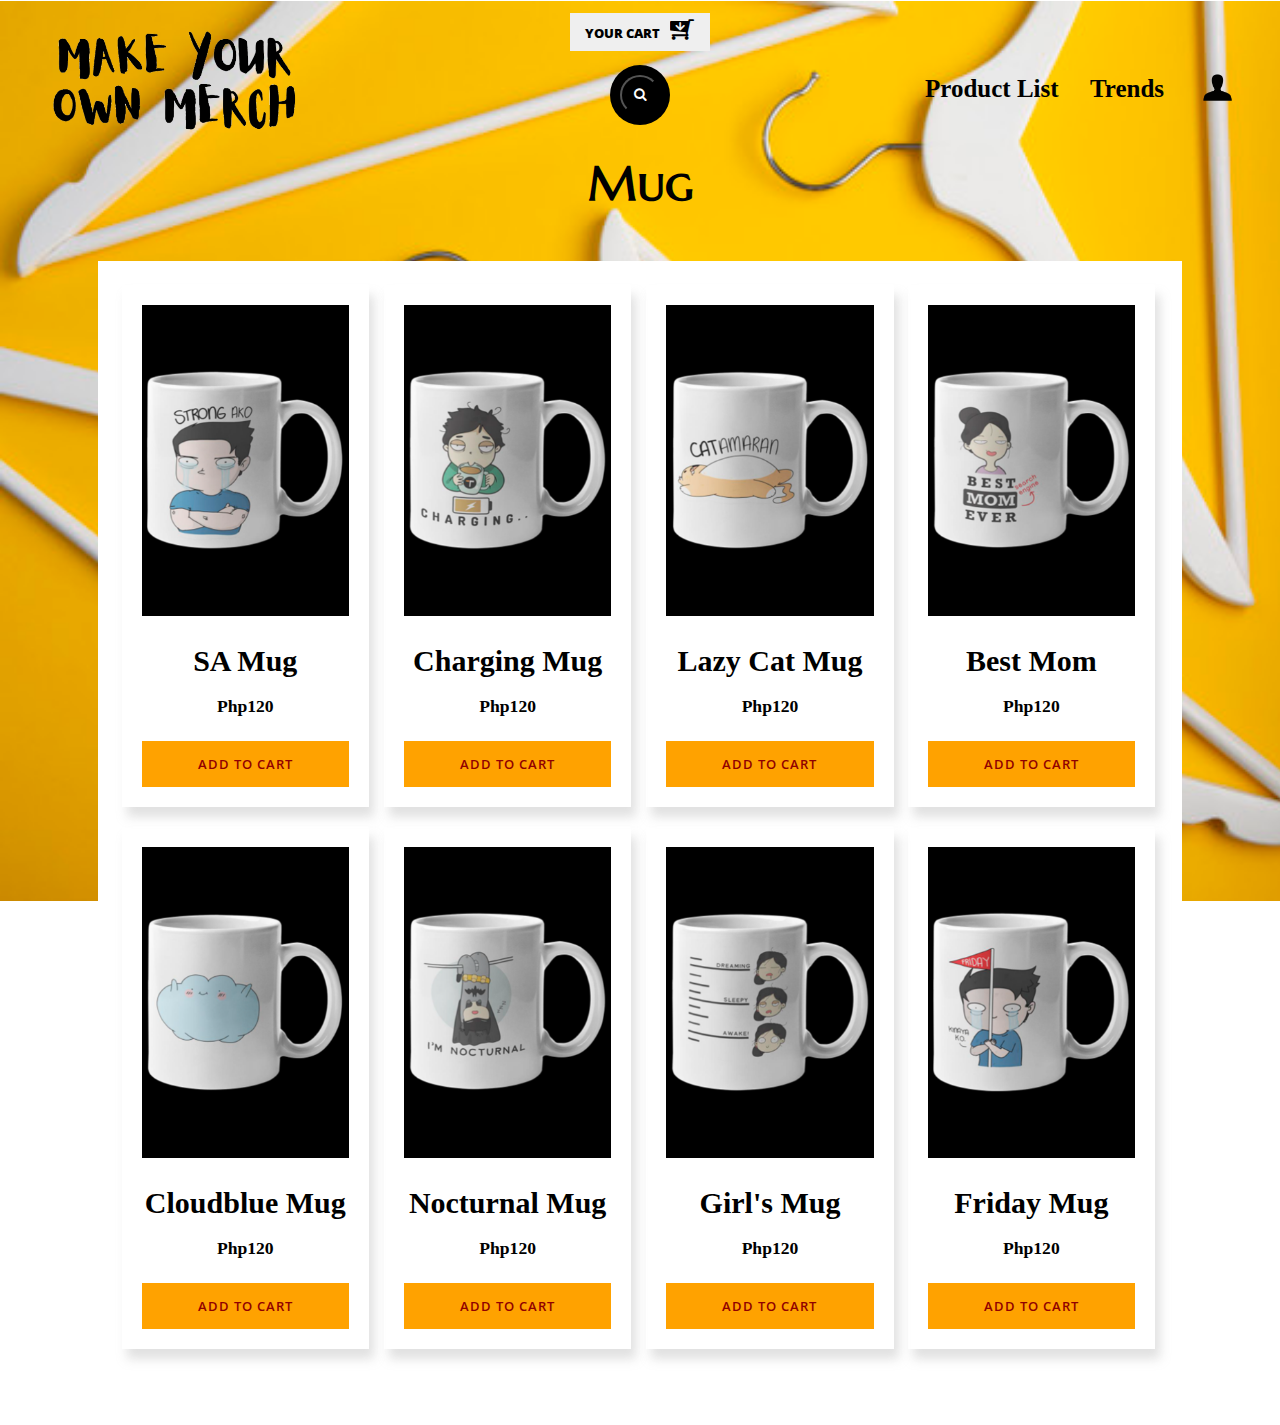
<file: mug.html>
<!DOCTYPE html>
<html lang="zxx">


<head>
  <title>Mug</title>
  <!-- Meta-Tags -->
  <meta name="viewport" content="width=device-width, initial-scale=1">
  <meta http-equiv="Content-Type" content="text/html; charset=utf-8">
  <meta name="keywords" content="Shopping Cart a Responsive Web Template, Bootstrap Web Templates, Flat Web Templates, Android Compatible Web Template, Smartphone Compatible Web Template, Free Webdesigns for Nokia, Samsung, LG, Sony Ericsson, Motorola Web Design">
  <script>
    addEventListener("load", function () {
          setTimeout(hideURLbar, 0);
    }, false);

    function hideURLbar() {
    window.scrollTo(0, 1);
    }
  </script>

  <link rel="stylesheet" href="css/style.css" type="text/css" media="all">
  <!-- //Custom-Stylesheet-Links -->
  <!--fonts -->
  <link href="//fonts.googleapis.com/css?family=Marcellus+SC" rel="stylesheet">
  <link href="//fonts.googleapis.com/css?family=Open+Sans:300,300i,400,400i,600,600i,700,700i,800,800i" rel="stylesheet">
  <!-- //fonts -->

  <!-- Font-Awesome-File-Links -->
  <!-- CSS -->
  <link rel="stylesheet" href="css/font-awesome.css" type="text/css" media="all">
  <!-- //Font-Awesome-File-Links -->
  <style>
    p{
      font-size: 30px;
      font-weight: bold;
    }
    body{
        background-image: url(webbg5.jpg);
   background-repeat: no-repeat;
  background-attachment: fixed;
  background-size: cover;
    }
    
  </style>

</head>
<!-- //Head -->
<!-- Body -->

<body>
  <!-- //cart's-Product-Display -->
  
    <div class="wthreecartaits wthreecartaits2 cart cart box_1" >
      <form action="#" method="post" class="last">
        <input type="hidden" name="cmd" value="_cart" />
        <input type="hidden" name="display" value="1" />
        <button class="w3view-cart" type="submit" name="submit" value="">Your Cart<span style="color: black;" class="fa fa-cart-arrow-down" aria-hidden="true"></span>
        </button>
      </form>
  </div>
  <div class="topnav">
  <a href="index.html">
  <img src="logo2.png" width="250" height="110" style="vertical-align:middle; ; position: absolute; left:50px; top: 30px">
  </a>
  <div class="dropdown">
    <button class="dropbtn" style="vertical-align:middle; color: black; position: absolute; left:920px; top: 70px"><h3 style="font-size: 25px;font-weight: bold;">Product List</h3>

    </button>
   <div class="dropdown-content" style="vertical-align:middle;  position: absolute; left:920px; top: 105px" >
      <a href="tshirt.html"style="font-size: 20px;"><h4>Shirts</h4></a>
      <a href="mug.html"style="font-size: 20px;"><h4>Mugs</h4></a>
      <a href="cap.html" style="font-size: 20px;"><h4>Caps</h4></a>
      <a href="lanyard.html" style="font-size: 20px;"><h4>ID Lace</h4></a>
      <a href="create.html" style="font-size: 20px;"><h4>Create Your Own Design </h4></a>
    </div>
  </div> 


  <div class="topnav-right" style="vertical-align:middle;  position: absolute; left:990px; top: 20px" >
    <br>

    <a href="Trending.html"><h2 style="font-size: 25px;font-weight: bold; vertical-align:middle; ; position: absolute; left:100px; top: 55px">Trends</h2></a>
    <a href="login.html">
    <img src="user.png" height="35" width="35"style="vertical-align:middle;  position: absolute; left:210px; top: 50px">
    </a>
</div>
<center>
       <div class="searchBox" style="vertical-align:middle;  position: absolute;  top: 35px">

            <input class="searchInput"type="text" name="" placeholder="Search">
            <button class="searchButton" href="#">
              <i class="fa fa-search"></i>
            </button>
        </div>
        </center>
  <div class="banner">
    <div class="banner-layer">
      <br><br><br>
      <h1 class="title-w3layouts" style="color: #000000; font-weight: 900;">Mug</h1>
    </div>
    <!-- cart's-Product-Display -->
  
    <div class="wthreeproductdisplay">
      <div class="container">
        <div class="top-grid">
          <div class="cart-grid" id="cart-1">
            <div class="img">
              <img src="M1.png" alt="img">
            </div>
            <ul class="info">
                <center>
              <p>SA Mug</p><br>
              <li>Php120</li>
              </center>
            </ul>
            <div class="snipcart-details ">
              <form action="#" method="post">
                <input type="hidden" name="cmd" value="_cart">
                <input type="hidden" name="add" value="1">
                <input type="hidden" name="w3l_item" value="Striped Top ">
                <input type="hidden" name="amount" value="120">
                <input type="hidden" name="item_name" value="Strong Ako Mug" />
                <button type="submit" class="button w3l-cart" data-id="cart-1">add to cart</button>
              </form>
            </div>
          </div>
          <div class="cart-grid" id="cart-2">
            <div class="img">
              <img src="M2.png" alt="img">
            </div>
            <ul class="info">
            <center>
              <p>Charging Mug</p><br>
              <li>Php120</li>
              </center>
            </ul>
            <div class="snipcart-details ">
              <form action="#" method="post">
                <input type="hidden" name="cmd" value="_cart">
                <input type="hidden" name="add" value="1">
                <input type="hidden" name="w3l_item" value="Striped Top ">
                <input type="hidden" name="amount" value="120">
                <input type="hidden" name="item_name" value="Charging Mug" />
                <button type="submit" class="button w3l-cart" data-id="cart-3">add to cart</button>
              </form>
            </div>
          </div>
          <div class="cart-grid" id="cart-3">
            <div class="img">
              <img src="M3.png" alt="img">
            </div>
            <ul class="info">
              <center>
              <p>Lazy Cat Mug</p><br>
              <li>Php120</li>
              </center>
            </ul>
            <div class="snipcart-details ">
              <form action="#" method="post">
                <input type="hidden" name="cmd" value="_cart">
                <input type="hidden" name="add" value="1">
                <input type="hidden" name="w3l_item" value="Striped Top ">
                <input type="hidden" name="amount" value="120">
                <input type="hidden" name="item_name" value="Lazy Mug" />
                <button type="submit" class="button w3l-cart" data-id="cart-3">add to cart</button>
              </form>
            </div>
          </div>
          <div class="cart-grid" id="cart-4">
            <div class="img">
              <img src="M4.png" alt="img">
            </div>
            <ul class="info">
              <center>
              <p>Best Mom</p><br>
              <li>Php120</li>
              </center>
            </ul>
            <div class="snipcart-details ">
              <form action="#" method="post">
                <input type="hidden" name="cmd" value="_cart">
                <input type="hidden" name="add" value="1">
                <input type="hidden" name="w3l_item" value="Striped Top ">
                <input type="hidden" name="amount" value="120">
                <input type="hidden" name="item_name" value="Best Mom" />
                <button type="submit" class="button w3l-cart" data-id="cart-4">add to cart</button>
              </form>
            </div>
          </div>

          <div class="clear"></div>
        </div>
        <div class="bot-grid">
          <div class="cart-grid" id="cart-5">
            <div class="img">
              <img src="M5.png" alt="img">
            </div>
            <ul class="info">
              <center>
              <p>Cloudblue Mug</p><br>
              <li>Php120</li>
              </center>
            </ul>
            <div class="snipcart-details ">
              <form action="#" method="post">
                <input type="hidden" name="cmd" value="_cart">
                <input type="hidden" name="add" value="1">
                <input type="hidden" name="w3l_item" value="Striped Top ">
                <input type="hidden" name="amount" value="120">
                <input type="hidden" name="item_name" value="Cloudblue Mug" />
                <button type="submit" class="button w3l-cart" data-id="cart-5">add to cart</button>
              </form>
            </div>
          </div>
          <div class="cart-grid" id="cart-6">
            <div class="img">
              <img src="M6.png" alt="img">
            </div>
            <ul class="info">
            <center>
              <p>Nocturnal Mug</p><br>
              <li>Php120</li>
              </center>
            </ul>
            <div class="snipcart-details ">
              <form action="#" method="post">
                <input type="hidden" name="cmd" value="_cart">
                <input type="hidden" name="add" value="1">
                <input type="hidden" name="w3l_item" value="Striped Top ">
                <input type="hidden" name="amount" value="120">
                <input type="hidden" name="item_name" value="Nocturnal" />
                <button type="submit" class="button w3l-cart" data-id="cart-6">add to cart</button>
              </form>
            </div>
          </div>
          <div class="cart-grid" id="cart-7">
            <div class="img">
              <img src="M7.png" alt="img">
            </div>
            <ul class="info">
              <center>
              <p>Girl's Mug</p><br>
              <li>Php120</li>
              </center>
            </ul>
            <div class="snipcart-details ">
              <form action="#" method="post">
                <input type="hidden" name="cmd" value="_cart">
                <input type="hidden" name="add" value="1">
                <input type="hidden" name="w3l_item" value="Striped Top ">
                <input type="hidden" name="amount" value="120">
                <input type="hidden" name="item_name" value="Girl's Mug" />
                <button type="submit" class="button w3l-cart" data-id="cart-7">add to cart</button>
              </form>
            </div>
          </div>
          <div class="cart-grid" id="cart-8">
            <div class="img">
              <img src="M8.png" alt="img">
            </div>
            <ul class="info">
                <center>
              <p>Friday Mug</p><br>
              <li>Php120</li>
              </center>
            </ul>
            <div class="snipcart-details ">
              <form action="#" method="post">
                <input type="hidden" name="cmd" value="_cart">
                <input type="hidden" name="add" value="1">
                <input type="hidden" name="w3l_item" value="Striped Top ">
                <input type="hidden" name="amount" value="120">
                <input type="hidden" name="item_name" value="Friday Mug" />
                <button type="submit" class="button w3l-cart" data-id="cart-8">add to cart</button>
              </form>
            </div>
          </div>

          <div class="clear"></div>
        </div>
      </div>
    </div>    
  
    

  </div>

  <!-- Default-JavaScript -->
  <script src="js/jquery-2.2.3.js"></script>
  <!-- Custom-JavaScript-File-Links -->

  <!-- cart-js -->
  <script src="js/minicart.min.js"></script>
  <script>
    // Mini Cart
    paypal1.minicart1.render({ //use only unique class names other than paypal1.minicart1.Also Replace same class name in css and minicart.min.js
      action: '#'
    });

    if (~window.location.search.indexOf('reset=true')) {
      paypal1.minicart1.reset();
    }
  </script>
  <!-- //cart-js -->

</body>
<!-- //Body -->

</html>
</file>
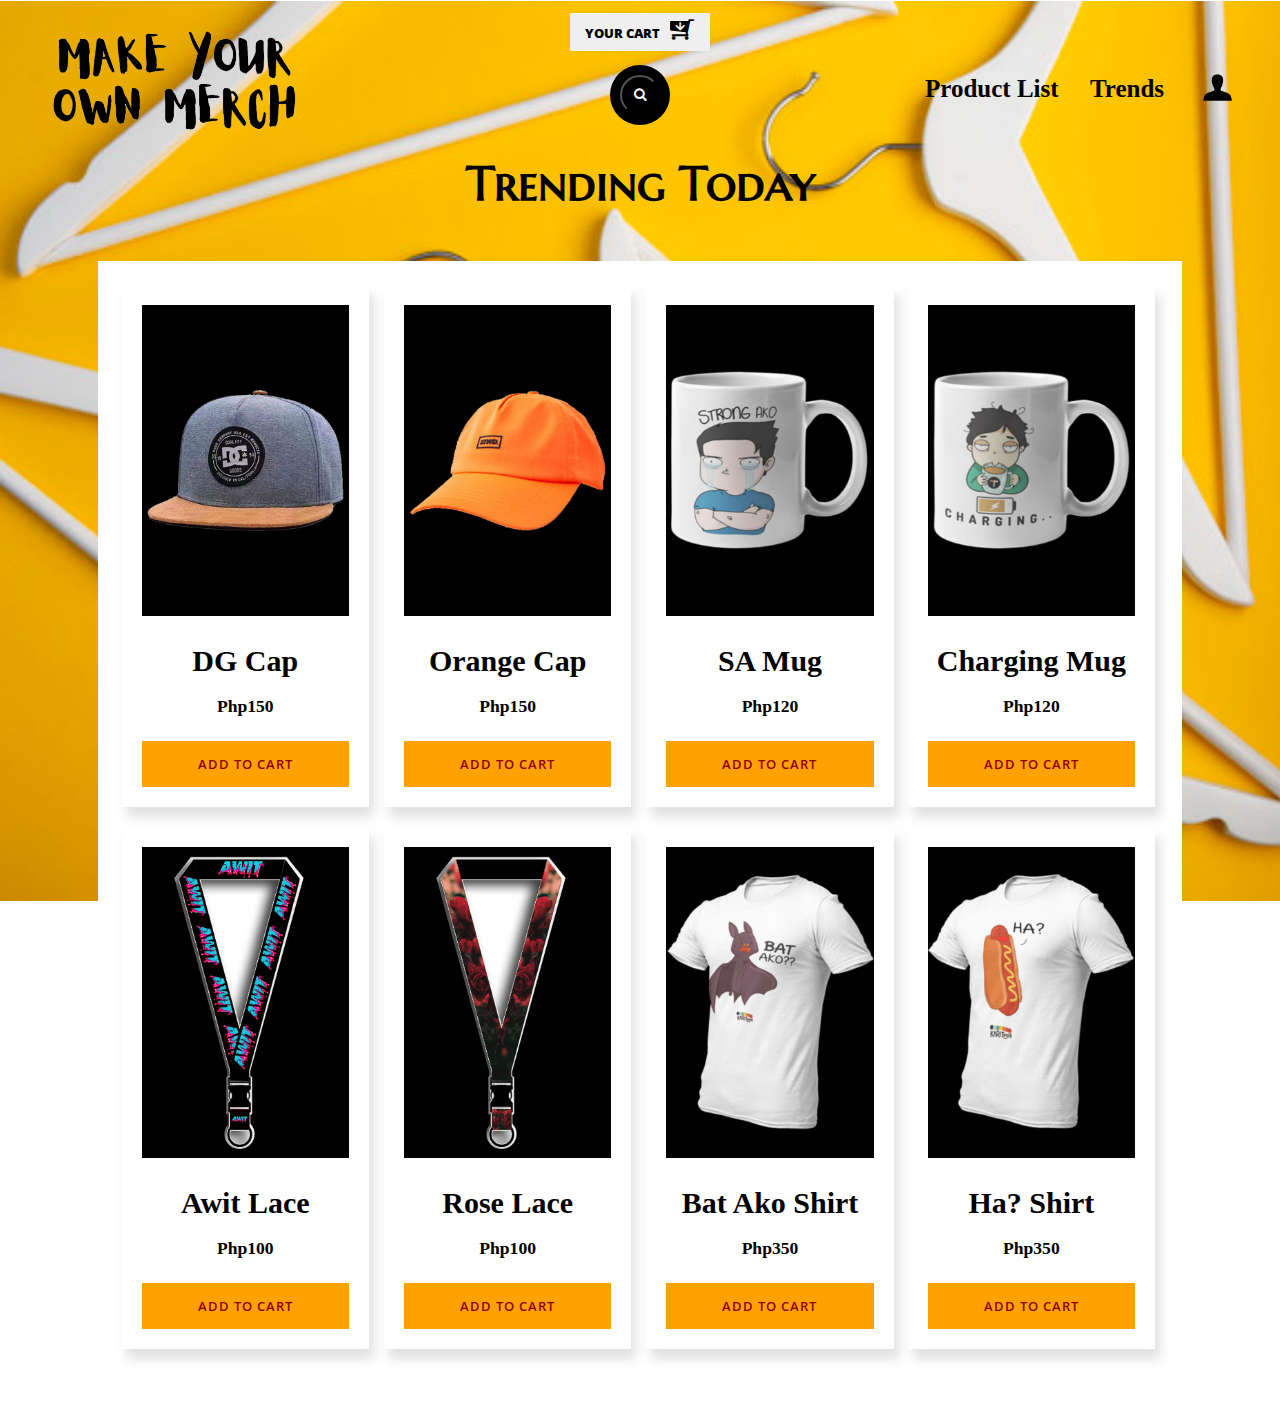
<file: Trending.html>
<!DOCTYPE html>
<html lang="zxx">


<head>
	<title>Trending Today</title>
	<!-- Meta-Tags -->
	<meta name="viewport" content="width=device-width, initial-scale=1">
	<meta http-equiv="Content-Type" content="text/html; charset=utf-8">
	<meta name="keywords" content="Shopping Cart a Responsive Web Template, Bootstrap Web Templates, Flat Web Templates, Android Compatible Web Template, Smartphone Compatible Web Template, Free Webdesigns for Nokia, Samsung, LG, Sony Ericsson, Motorola Web Design">
	<script>
		addEventListener("load", function () {
					setTimeout(hideURLbar, 0);
		}, false);

		function hideURLbar() {
		window.scrollTo(0, 1);
		}
	</script>

	<link rel="stylesheet" href="css/style.css" type="text/css" media="all">
	<!-- //Custom-Stylesheet-Links -->
	<!--fonts -->
	<link href="//fonts.googleapis.com/css?family=Marcellus+SC" rel="stylesheet">
	<link href="//fonts.googleapis.com/css?family=Open+Sans:300,300i,400,400i,600,600i,700,700i,800,800i" rel="stylesheet">
	<!-- //fonts -->

	<!-- Font-Awesome-File-Links -->
	<!-- CSS -->
	<link rel="stylesheet" href="css/font-awesome.css" type="text/css" media="all">
	<!-- //Font-Awesome-File-Links -->
	<style>
		p{
			font-size: 30px;
			font-weight: bold;
		}
		body{
			  background-image: url(webbg5.jpg);
   background-repeat: no-repeat;
  background-attachment: fixed;
  background-size: cover;
		}
		
	</style>

</head>
<!-- //Head -->
<!-- Body -->

<body>
	<!-- //cart's-Product-Display -->
	
		<div class="wthreecartaits wthreecartaits2 cart cart box_1" >
			<form action="#" method="post" class="last">
				<input type="hidden" name="cmd" value="_cart" />
				<input type="hidden" name="display" value="1" />
				<button class="w3view-cart" type="submit" name="submit" value="">Your Cart<span style="color: black;" class="fa fa-cart-arrow-down" aria-hidden="true"></span>
				</button>
			</form>
	</div>
	<div class="topnav">
  <a href="index.html">
  <img src="logo2.png" width="250" height="110" style="vertical-align:middle; ; position: absolute; left:50px; top: 30px">
  </a>
  <div class="dropdown">
    <button class="dropbtn" style="vertical-align:middle; color: black; position: absolute; left:920px; top: 70px"><h3 style="font-size: 25px;font-weight: bold;">Product List</h3>

    </button>
     <div class="dropdown-content" style="vertical-align:middle;  position: absolute; left:920px; top: 105px" >
      <a href="tshirt.html"style="font-size: 20px;"><h4>Shirts</h4></a>
      <a href="mug.html"style="font-size: 20px;"><h4>Mugs</h4></a>
      <a href="cap.html" style="font-size: 20px;"><h4>Caps</h4></a>
      <a href="lanyard.html" style="font-size: 20px;"><h4>ID Lace</h4></a>
      <a href="create.html" style="font-size: 20px;"><h4>Create Your Own Design </h4></a>
    </div>
  </div> 


  <div class="topnav-right" style="vertical-align:middle;  position: absolute; left:990px; top: 20px" >
    <br>

    <a href="Trending.html"><h2 style="font-size: 25px;font-weight: bold; vertical-align:middle; ; position: absolute; left:100px; top: 55px">Trends</h2></a>
    <a href="login.html">
    <img src="user.png" height="35" width="35"style="vertical-align:middle;  position: absolute; left:210px; top: 50px">
    </a>
</div>
<center>
       <div class="searchBox" style="vertical-align:middle;  position: absolute;  top: 35px">

            <input class="searchInput"type="text" name="" placeholder="Search">
            <button class="searchButton" href="#">
              <i class="fa fa-search"></i>
            </button>
        </div>
        </center>
	<div class="banner">
		<div class="banner-layer">
			<br><br><br>
			<h1 class="title-w3layouts" style="color: #000000; font-weight: 900;">Trending Today</h1>
		</div>
		<!-- cart's-Product-Display -->
	
		<div class="wthreeproductdisplay">
			<div class="container">
				<div class="top-grid">
					<div class="cart-grid" id="cart-1">
						<div class="img">
							<img src="C2.png" alt="img">
						</div>
						<ul class="info">
								<center>
							<p>DG Cap</p><br>
							<li>Php150</li>
							</center>
						</ul>
						<div class="snipcart-details ">
							<form action="#" method="post">
								<input type="hidden" name="cmd" value="_cart">
								<input type="hidden" name="add" value="1">
								<input type="hidden" name="w3l_item" value="Striped Top ">
								<input type="hidden" name="amount" value="150">
								<input type="hidden" name="item_name" value="Duality Goods Cap" />
								<button type="submit" class="button w3l-cart" data-id="cart-1">add to cart</button>
							</form>
						</div>
					</div>
					<div class="cart-grid" id="cart-2">
						<div class="img">
							<img src="C1.png" alt="img">
						</div>
						<ul class="info">
						<center>
							<p>Orange Cap</p><br>
							<li>Php150</li>
							</center>
						</ul>
						<div class="snipcart-details ">
							<form action="#" method="post">
								<input type="hidden" name="cmd" value="_cart">
								<input type="hidden" name="add" value="1">
								<input type="hidden" name="w3l_item" value="Striped Top ">
								<input type="hidden" name="amount" value="150">
								<input type="hidden" name="item_name" value="Orange Cap" />
								<button type="submit" class="button w3l-cart" data-id="cart-3">add to cart</button>
							</form>
						</div>
					</div>
					<div class="cart-grid" id="cart-3">
						<div class="img">
							<img src="M1.png" alt="img">
						</div>
						<ul class="info">
							<center>
							<p>SA Mug</p><br>
							<li>Php120</li>
							</center>
						</ul>
						<div class="snipcart-details ">
							<form action="#" method="post">
								<input type="hidden" name="cmd" value="_cart">
								<input type="hidden" name="add" value="1">
								<input type="hidden" name="w3l_item" value="Striped Top ">
								<input type="hidden" name="amount" value="120">
								<input type="hidden" name="item_name" value="Strong Ako Mug" />
								<button type="submit" class="button w3l-cart" data-id="cart-3">add to cart</button>
							</form>
						</div>
					</div>
					<div class="cart-grid" id="cart-4">
						<div class="img">
							<img src="M2.png" alt="img">
						</div>
						<ul class="info">
							<center>
							<p>Charging Mug</p><br>
							<li>Php120</li>
							</center>
						</ul>
						<div class="snipcart-details ">
							<form action="#" method="post">
								<input type="hidden" name="cmd" value="_cart">
								<input type="hidden" name="add" value="1">
								<input type="hidden" name="w3l_item" value="Striped Top ">
								<input type="hidden" name="amount" value="120">
								<input type="hidden" name="item_name" value="Coffee Charge Mug" />
								<button type="submit" class="button w3l-cart" data-id="cart-4">add to cart</button>
							</form>
						</div>
					</div>

					<div class="clear"></div>
				</div>
				<div class="bot-grid">
					<div class="cart-grid" id="cart-5">
						<div class="img">
							<img src="L1.png" alt="img">
						</div>
						<ul class="info">
							<center>
							<p>Awit Lace</p><br>
							<li>Php100</li>
							</center>
						</ul>
						<div class="snipcart-details ">
							<form action="#" method="post">
								<input type="hidden" name="cmd" value="_cart">
								<input type="hidden" name="add" value="1">
								<input type="hidden" name="w3l_item" value="Striped Top ">
								<input type="hidden" name="amount" value="100">
								<input type="hidden" name="item_name" value="Awit ID Lace" />
								<button type="submit" class="button w3l-cart" data-id="cart-5">add to cart</button>
							</form>
						</div>
					</div>
					<div class="cart-grid" id="cart-6">
						<div class="img">
							<img src="L2.png" alt="img">
						</div>
						<ul class="info">
						<center>
							<p>Rose Lace</p><br>
							<li>Php100</li>
							</center>
						</ul>
						<div class="snipcart-details ">
							<form action="#" method="post">
								<input type="hidden" name="cmd" value="_cart">
								<input type="hidden" name="add" value="1">
								<input type="hidden" name="w3l_item" value="Striped Top ">
								<input type="hidden" name="amount" value="100">
								<input type="hidden" name="item_name" value="Rose ID Lace" />
								<button type="submit" class="button w3l-cart" data-id="cart-6">add to cart</button>
							</form>
						</div>
					</div>
					<div class="cart-grid" id="cart-7">
						<div class="img">
							<img src="T1.png" alt="img">
						</div>
						<ul class="info">
							<center>
							<p>Bat Ako Shirt</p><br>
							<li>Php350</li>
							</center>
						</ul>
						<div class="snipcart-details ">
							<form action="#" method="post">
								<input type="hidden" name="cmd" value="_cart">
								<input type="hidden" name="add" value="1">
								<input type="hidden" name="w3l_item" value="Striped Top ">
								<input type="hidden" name="amount" value="350">
								<input type="hidden" name="item_name" value="Bat Ako Shirt" />
								<button type="submit" class="button w3l-cart" data-id="cart-7">add to cart</button>
							</form>
						</div>
					</div>
					<div class="cart-grid" id="cart-8">
						<div class="img">
							<img src="T2.png" alt="img">
						</div>
						<ul class="info">
								<center>
							<p>Ha? Shirt</p><br>
							<li>Php350</li>
							</center>
						</ul>
						<div class="snipcart-details ">
							<form action="#" method="post">
								<input type="hidden" name="cmd" value="_cart">
								<input type="hidden" name="add" value="1">
								<input type="hidden" name="w3l_item" value="Striped Top ">
								<input type="hidden" name="amount" value="350">
								<input type="hidden" name="item_name" value="Ha? Shirt" />
								<button type="submit" class="button w3l-cart" data-id="cart-8">add to cart</button>
							</form>
						</div>
					</div>

					<div class="clear"></div>
				</div>
			</div>
		</div>		
	
		

	</div>

	<!-- Default-JavaScript -->
	<script src="js/jquery-2.2.3.js"></script>
	<!-- Custom-JavaScript-File-Links -->

	<!-- cart-js -->
	<script src="js/minicart.min.js"></script>
	<script>
		// Mini Cart
		paypal1.minicart1.render({ //use only unique class names other than paypal1.minicart1.Also Replace same class name in css and minicart.min.js
			action: '#'
		});

		if (~window.location.search.indexOf('reset=true')) {
			paypal1.minicart1.reset();
		}
	</script>
	<!-- //cart-js -->

</body>
<!-- //Body -->

</html>
</file>
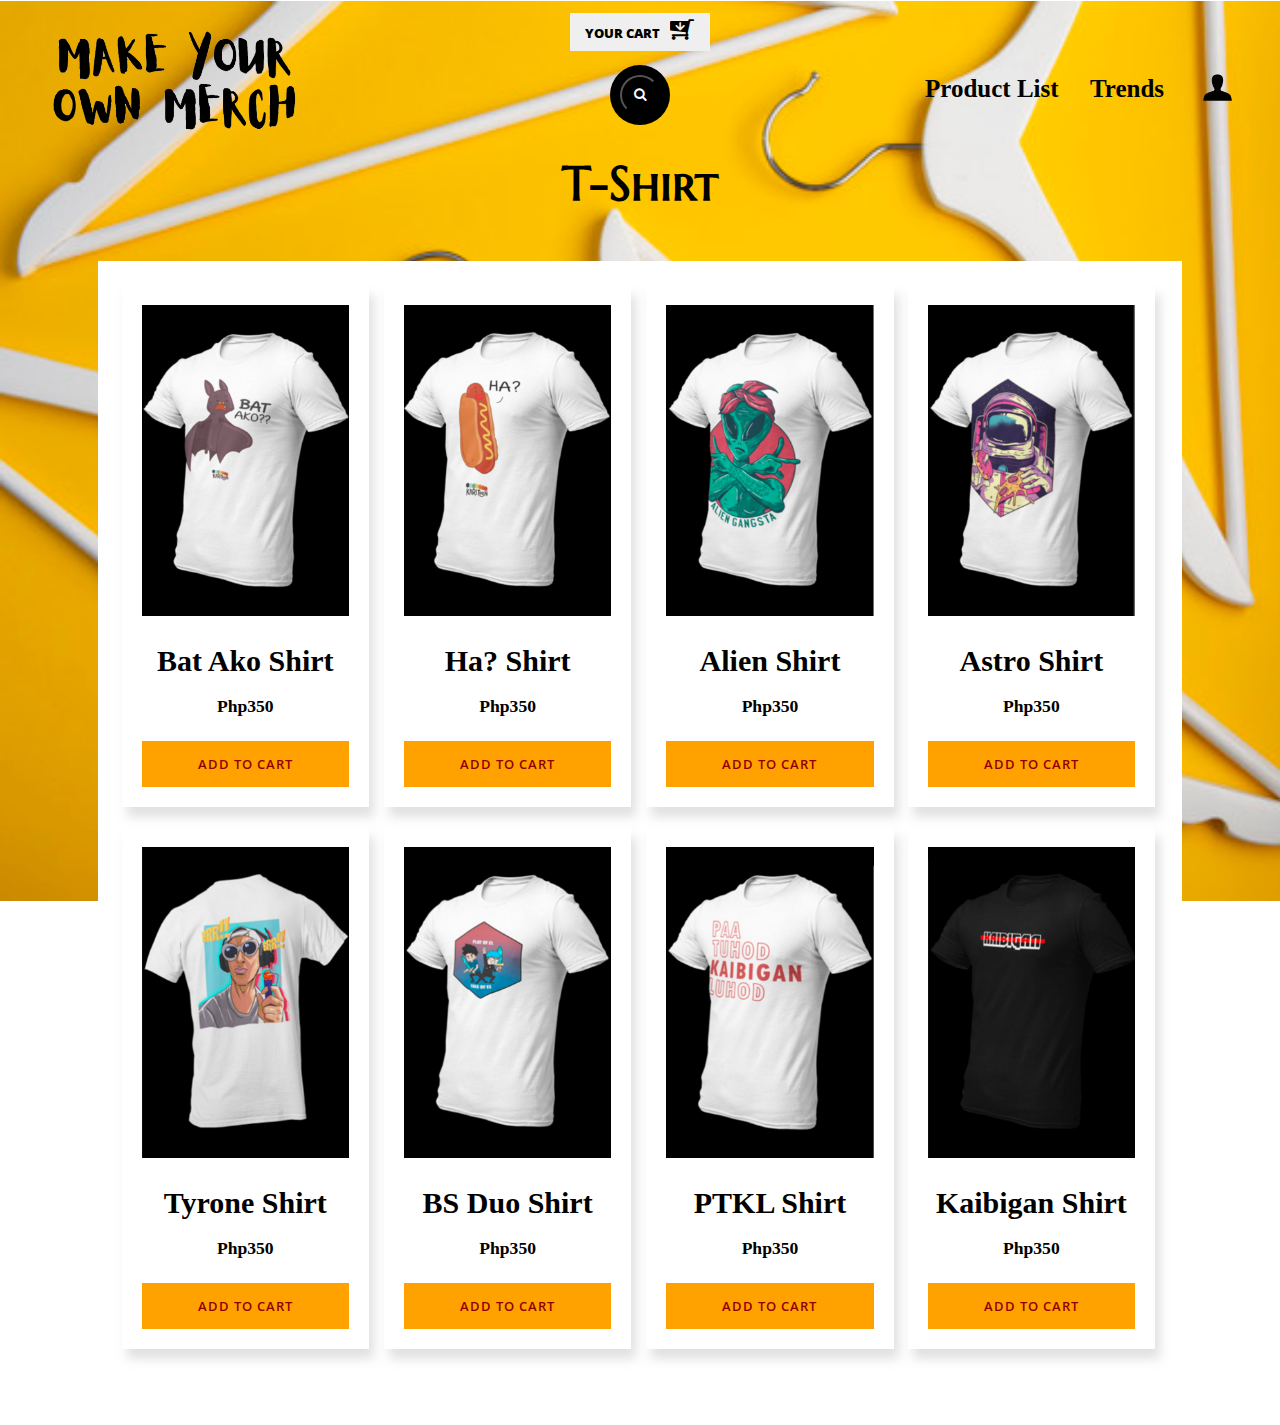
<file: tshirt.html>
<!DOCTYPE html>
<html lang="zxx">


<head>
  <title>TShirt</title>
  <!-- Meta-Tags -->
  <meta name="viewport" content="width=device-width, initial-scale=1">
  <meta http-equiv="Content-Type" content="text/html; charset=utf-8">
  <meta name="keywords" content="Shopping Cart a Responsive Web Template, Bootstrap Web Templates, Flat Web Templates, Android Compatible Web Template, Smartphone Compatible Web Template, Free Webdesigns for Nokia, Samsung, LG, Sony Ericsson, Motorola Web Design">
  <script>
    addEventListener("load", function () {
          setTimeout(hideURLbar, 0);
    }, false);

    function hideURLbar() {
    window.scrollTo(0, 1);
    }
  </script>

  <link rel="stylesheet" href="css/style.css" type="text/css" media="all">
  <!-- //Custom-Stylesheet-Links -->
  <!--fonts -->
  <link href="//fonts.googleapis.com/css?family=Marcellus+SC" rel="stylesheet">
  <link href="//fonts.googleapis.com/css?family=Open+Sans:300,300i,400,400i,600,600i,700,700i,800,800i" rel="stylesheet">
  <!-- //fonts -->

  <!-- Font-Awesome-File-Links -->
  <!-- CSS -->
  <link rel="stylesheet" href="css/font-awesome.css" type="text/css" media="all">
  <!-- //Font-Awesome-File-Links -->
  <style>
    p{
      font-size: 30px;
      font-weight: bold;
    }
    body{
        background-image: url(webbg5.jpg);
   background-repeat: no-repeat;
  background-attachment: fixed;
  background-size: cover;
    }
    
  </style>

</head>
<!-- //Head -->
<!-- Body -->

<body>
  <!-- //cart's-Product-Display -->
  
    <div class="wthreecartaits wthreecartaits2 cart cart box_1" >
      <form action="#" method="post" class="last">
        <input type="hidden" name="cmd" value="_cart" />
        <input type="hidden" name="display" value="1" />
        <button class="w3view-cart" type="submit" name="submit" value="">Your Cart<span style="color: black;" class="fa fa-cart-arrow-down" aria-hidden="true"></span>
        </button>
      </form>
  </div>
  <div class="topnav">
  <a href="index.html">
  <img src="logo2.png" width="250" height="110" style="vertical-align:middle; ; position: absolute; left:50px; top: 30px">
  </a>
  <div class="dropdown">
    <button class="dropbtn" style="vertical-align:middle; color: black; position: absolute; left:920px; top: 70px"><h3 style="font-size: 25px;font-weight: bold;">Product List</h3>

    </button>
   <div class="dropdown-content" style="vertical-align:middle;  position: absolute; left:920px; top: 105px" >
      <a href="tshirt.html"style="font-size: 20px;"><h4>Shirts</h4></a>
      <a href="mug.html"style="font-size: 20px;"><h4>Mugs</h4></a>
      <a href="cap.html" style="font-size: 20px;"><h4>Caps</h4></a>
      <a href="lanyard.html" style="font-size: 20px;"><h4>ID Lace</h4></a>
      <a href="create.html" style="font-size: 20px;"><h4>Create Your Own Design </h4></a>
    </div>
  </div> 


  <div class="topnav-right" style="vertical-align:middle;  position: absolute; left:990px; top: 20px" >
    <br>

    <a href="Trending.html"><h2 style="font-size: 25px;font-weight: bold; vertical-align:middle; ; position: absolute; left:100px; top: 55px">Trends</h2></a>
    <a href="login.html">
    <img src="user.png" height="35" width="35"style="vertical-align:middle;  position: absolute; left:210px; top: 50px">
    </a>
</div>
<center>
       <div class="searchBox" style="vertical-align:middle;  position: absolute;  top: 35px">

            <input class="searchInput"type="text" name="" placeholder="Search">
            <button class="searchButton" href="#">
              <i class="fa fa-search"></i>
            </button>
        </div>
        </center>
  <div class="banner">
    <div class="banner-layer">
      <br><br><br>
      <h1 class="title-w3layouts" style="color: #000000; font-weight: 900;">T-Shirt</h1>
    </div>
    <!-- cart's-Product-Display -->
  
    <div class="wthreeproductdisplay">
      <div class="container">
        <div class="top-grid">
          <div class="cart-grid" id="cart-1">
            <div class="img">
              <img src="T1.png" alt="img">
            </div>
            <ul class="info">
                <center>
              <p>Bat Ako Shirt</p><br>
              <li>Php350</li>
              </center>
            </ul>
            <div class="snipcart-details ">
              <form action="#" method="post">
                <input type="hidden" name="cmd" value="_cart">
                <input type="hidden" name="add" value="1">
                <input type="hidden" name="w3l_item" value="Striped Top ">
                <input type="hidden" name="amount" value="350">
                <input type="hidden" name="item_name" value="Bat Ako Shirt" />
                <button type="submit" class="button w3l-cart" data-id="cart-1">add to cart</button>
              </form>
            </div>
          </div>
          <div class="cart-grid" id="cart-2">
            <div class="img">
              <img src="T2.png" alt="img">
            </div>
            <ul class="info">
            <center>
              <p>Ha? Shirt</p><br>
              <li>Php350</li>
              </center>
            </ul>
            <div class="snipcart-details ">
              <form action="#" method="post">
                <input type="hidden" name="cmd" value="_cart">
                <input type="hidden" name="add" value="1">
                <input type="hidden" name="w3l_item" value="Striped Top ">
                <input type="hidden" name="amount" value="350">
                <input type="hidden" name="item_name" value="Ha? Shirt" />
                <button type="submit" class="button w3l-cart" data-id="cart-3">add to cart</button>
              </form>
            </div>
          </div>
          <div class="cart-grid" id="cart-3">
            <div class="img">
              <img src="T3.png" alt="img">
            </div>
            <ul class="info">
              <center>
              <p>Alien Shirt</p><br>
              <li>Php350</li>
              </center>
            </ul>
            <div class="snipcart-details ">
              <form action="#" method="post">
                <input type="hidden" name="cmd" value="_cart">
                <input type="hidden" name="add" value="1">
                <input type="hidden" name="w3l_item" value="Striped Top ">
                <input type="hidden" name="amount" value="350">
                <input type="hidden" name="item_name" value="Alien Shirt" />
                <button type="submit" class="button w3l-cart" data-id="cart-3">add to cart</button>
              </form>
            </div>
          </div>
          <div class="cart-grid" id="cart-4">
            <div class="img">
              <img src="T4.png" alt="img">
            </div>
            <ul class="info">
              <center>
              <p>Astro Shirt</p><br>
              <li>Php350</li>
              </center>
            </ul>
            <div class="snipcart-details ">
              <form action="#" method="post">
                <input type="hidden" name="cmd" value="_cart">
                <input type="hidden" name="add" value="1">
                <input type="hidden" name="w3l_item" value="Striped Top ">
                <input type="hidden" name="amount" value="350">
                <input type="hidden" name="item_name" value="Astro Shirt" />
                <button type="submit" class="button w3l-cart" data-id="cart-4">add to cart</button>
              </form>
            </div>
          </div>

          <div class="clear"></div>
        </div>
        <div class="bot-grid">
          <div class="cart-grid" id="cart-5">
            <div class="img">
              <img src="T5.png" alt="img">
            </div>
            <ul class="info">
              <center>
              <p>Tyrone Shirt</p><br>
              <li>Php350</li>
              </center>
            </ul>
            <div class="snipcart-details ">
              <form action="#" method="post">
                <input type="hidden" name="cmd" value="_cart">
                <input type="hidden" name="add" value="1">
                <input type="hidden" name="w3l_item" value="Striped Top ">
                <input type="hidden" name="amount" value="350">
                <input type="hidden" name="item_name" value="Tyrone Shirt" />
                <button type="submit" class="button w3l-cart" data-id="cart-5">add to cart</button>
              </form>
            </div>
          </div>
          <div class="cart-grid" id="cart-6">
            <div class="img">
              <img src="T11.png" alt="img">
            </div>
            <ul class="info">
            <center>
              <p>BS Duo Shirt</p><br>
              <li>Php350</li>
              </center>
            </ul>
            <div class="snipcart-details ">
              <form action="#" method="post">
                <input type="hidden" name="cmd" value="_cart">
                <input type="hidden" name="add" value="1">
                <input type="hidden" name="w3l_item" value="Striped Top ">
                <input type="hidden" name="amount" value="350">
                <input type="hidden" name="item_name" value="BS Duo Shirt" />
                <button type="submit" class="button w3l-cart" data-id="cart-6">add to cart</button>
              </form>
            </div>
          </div>
          <div class="cart-grid" id="cart-7">
            <div class="img">
              <img src="T7.png" alt="img">
            </div>
            <ul class="info">
              <center>
              <p>PTKL Shirt</p><br>
              <li>Php350</li>
              </center>
            </ul>
            <div class="snipcart-details ">
              <form action="#" method="post">
                <input type="hidden" name="cmd" value="_cart">
                <input type="hidden" name="add" value="1">
                <input type="hidden" name="w3l_item" value="Striped Top ">
                <input type="hidden" name="amount" value="350">
                <input type="hidden" name="item_name" value="PTKL Shirt" />
                <button type="submit" class="button w3l-cart" data-id="cart-7">add to cart</button>
              </form>
            </div>
          </div>
          <div class="cart-grid" id="cart-8">
            <div class="img">
              <img src="T8.png" alt="img">
            </div>
            <ul class="info">
                <center>
              <p>Kaibigan Shirt</p><br>
              <li>Php350</li>
              </center>
            </ul>
            <div class="snipcart-details ">
              <form action="#" method="post">
                <input type="hidden" name="cmd" value="_cart">
                <input type="hidden" name="add" value="1">
                <input type="hidden" name="w3l_item" value="Striped Top ">
                <input type="hidden" name="amount" value="350">
                <input type="hidden" name="item_name" value="Kaibigan" />
                <button type="submit" class="button w3l-cart" data-id="cart-8">add to cart</button>
              </form>
            </div>
          </div>

          <div class="clear"></div>
        </div>
      </div>
    </div>    
  
    

  </div>

  <!-- Default-JavaScript -->
  <script src="js/jquery-2.2.3.js"></script>
  <!-- Custom-JavaScript-File-Links -->

  <!-- cart-js -->
  <script src="js/minicart.min.js"></script>
  <script>
    // Mini Cart
    paypal1.minicart1.render({ //use only unique class names other than paypal1.minicart1.Also Replace same class name in css and minicart.min.js
      action: '#'
    });

    if (~window.location.search.indexOf('reset=true')) {
      paypal1.minicart1.reset();
    }
  </script>
  <!-- //cart-js -->

</body>
<!-- //Body -->

</html>
</file>
<file: css/style.css>
/*
Author: W3layout
Author URL: http://w3layouts.com
License: Creative Commons Attribution 3.0 Unported
License URL: http://creativecommons.org/licenses/by/3.0/
*/


/*--reset--*/

html,
body,
div,
span,
applet,
object,
iframe,
h1,
h2,
h3,
h4,
h5,
h6,
p,
blockquote,
pre,
a,
abbr,
acronym,
address,
big,
cite,
code,
del,
dfn,
em,
img,
ins,
kbd,
q,
s,
samp,
small,
strike,
strong,
sub,
sup,
tt,
var,
b,
u,
i,
dl,
dt,
dd,
ol,
nav ul,
nav li,
fieldset,
form,
label,
legend,
table,
caption,
tbody,
tfoot,
thead,
tr,
th,
td,
article,
aside,
canvas,
details,
embed,
figure,
figcaption,
footer,
header,
hgroup,
menu,
nav,
output,
ruby,
section,
summary,
time,
mark,
audio,
video {
    margin: 0;
    padding: 0;
    border: 0;
    font-size: 100%;
    font: inherit;
    vertical-align: baseline;
}

article,
aside,
details,
figcaption,
figure,
footer,
header,
hgroup,
menu,
nav,
section {
    display: block;
}

ol,
ul {
    list-style: none;
    margin: 0px;
    padding: 0px;
}

blockquote,
q {
    quotes: none;
}

blockquote:before,
blockquote:after,
q:before,
q:after {
    content: '';
    content: none;
}

table {
    border-collapse: collapse;
    border-spacing: 0;
}


/*--start editing from here--*/

a {
    text-decoration: none;
}

.txt-rt {
    text-align: right;
}


/* text align right */

.txt-lt {
    text-align: left;
}


/* text align left */

.txt-center {
    text-align: center;
}


/* text align center */

.float-rt {
    float: right;
}


/* float right */

.float-lt {
    float: left;
}


/* float left */

.clearfix {
    clear: both;
}


/* clear float */

.pos-relative {
    position: relative;
}


/* Position Relative */

.pos-absolute {
    position: absolute;
}


/* Position Absolute */

.vertical-base {
    vertical-align: baseline;
}


/* vertical align baseline */

.vertical-top {
    vertical-align: top;
}


/* vertical align top */

nav.vertical ul li {
    display: block;
}


/* vertical menu */

nav.horizontal ul li {
    display: inline-block;
}


/* horizontal menu */

img {
    max-width: 100%;
}


/*--end reset--*/

button.w3l-cart {
    transition: 0.5s all;
    -webkit-transition: 0.5s all;
    -moz-transition: 0.5s all;
    -o-transition: 0.5s all;
    -ms-transition: 0.5s all;
    text-decoration: none;
    outline: none;
}

body a:hover {
    text-decoration: none;
}

.banner {
   
    background-image: url(webbg5.jpg);
   background-repeat: no-repeat;
  background-attachment: fixed;
  background-size: cover;
}


/* .banner-layer{ 
	background:#000;
	opacity:0.5;
}*/

.container {
    width: 70%;
    margin: 0 auto 2em;
    padding: 1.5em;
    background: #fff;
}

.clear {
    clear: both;
}

h1.title-w3layouts {
    font-size: 3em;
    color: #fff;
    text-align: center;
    text-transform: capitalize;
    padding-bottom: 1em;
    font-family: 'Marcellus SC', serif;
    padding: 1em 0;
}

h1.title-w3layouts span {
    margin-right: 15px;
    color: #ffa200;
}

.text-center {
    text-align: center;
}

.cart-grid {
    width: 20%;
    float: left;
    box-shadow: 5px 10px 10px 0px rgba(216, 216, 216, 0.78);
    padding: 20px;
}

.cart-grid:hover img {
    -webkit-transform: translateY(0px) scale(0.8);
    -moz-transform: translateY(0px) scale(0.8);
    -ms-transform: translateY(0px) scale(0.8);
    -o-transform: translateY(0px) scale(0.8);
    transform: translateY(0px) scale(0.8);
}

.img img {
    -webkit-transition: all 0.35s ease-in-out;
    -moz-transition: all 0.35s ease-in-out;
    transition: all 0.35s ease-in-out;
}

.cart-grid:nth-child(2) {
    margin: 0 20px 20px;
}

.cart-grid:nth-child(4) {
    margin-left: 14px;
}

.info li {
    color: #000;
    font-size: 1.1em;
    font-weight: 600;
    display: inline-block;
}

.info li.right-text {
    color: #777;
    text-decoration: line-through;
    margin-left: 6em;
}

ul.info {
    margin: 1.5em 0;
}

.info ul li {
    list-style: none;
    display: inline-block;
}

.info ul li a {
    display: block;
    color: #000;
    text-decoration: none;
    float: left;
    padding: 5px 20px;
}

.info ul li a:hover {
    text-decoration: none;
    color: #ff0000;
}

.info ul li a:hover,
.info ul li a:focus {
    text-decoration: none;
    box-shadow: none;
}

.details-top-w3ls {
    margin: 0;
}

.cary-li-w3-agileits {
    float: none;
    width: 100%;
}


/*-- cart --*/

button.w3l-cart {
    font-size: 13px;
    letter-spacing: 1px;
    text-transform: uppercase;
    color: #900000;
    border: none;
    font-weight: 600;
    padding: 14px 43px;
    background: #ffa200;
    cursor: pointer;
    width: 100%;
    font-family: 'Open Sans', sans-serif;
}

button.w3view-cart {
    cursor: pointer;
    width: 9%;
    margin: 1em auto 0;
    display: block;
    padding: 3px 0 9px 0px;
    font-weight: 900;
    border: none;
    text-transform: uppercase;
    font-size: 13px;
    font-family: 'Open Sans', sans-serif;
    color: black;
    position: sticky;
}


button.w3view-cart span.fa {
    -moz-transform: scale(-1, 1);
    -webkit-transform: scale(-1, 1);
    -o-transform: scale(-1, 1);
    -ms-transform: scale(-1, 1);
    transform: scale(-1, 1);
    padding: 0 10px 0 0;
    font-size: 2em;


}

button.w3l-cart:hover {
    background: #000000;
    color: #fff;
}



/*-- //cart --*/


/*-- cart-button --*/


/*-- cart-css --*/

#staplesbmincart form {
    position: relative;
    padding: 1em;
    background: #fbfbfb;
    -webkit-border-radius: 4px;
    -moz-border-radius: 4px;
    -o-border-radius: 4px;
    -ms-border-radius: 4px;
    border-radius: 4px;
    color: #333;
    -webkit-box-shadow: 0px 0px 5px 2px #9a9a9a;
    -moz-box-shadow: 0px 0px 5px 2px #9a9a9a;
    -o-box-shadow: 0px 0px 5px 2px #9a9a9a;
    -ms-box-shadow: 0px 0px 5px 2px #9a9a9a;
    box-shadow: 0px 0px 5px 2px #9a9a9a;
}

#staplesbmincart form ul {
    overflow-y: scroll;
    max-height: 300px;
}

#staplesbmincart {
    display: none;
    position: fixed;
    left: 68%;
    top: 16.9%;
    width: 420px;
}

.sbmincart-showing #staplesbmincart {
    display: block;
    z-index: 9999;
    -webkit-animation: zoomIn .3s ease;
    -moz-animation: zoomIn .3s ease;
    -o-animation: zoomIn .3s ease;
    -ms-animation: zoomIn .3s ease;
    animation: zoomIn .3s ease;
}

#staplesbmincart form.sbmincart-empty {
    font-size: 16px;
    font-weight: bold;
}

#staplesbmincart ul {
    clear: both;
    float: left;
    width: 100%;
    margin: 5px 0 20px;
    padding: 1em;
    list-style-type: none;
    background: #fff;
    border: 1px solid #ccc;
    border-radius: 4px;
    box-shadow: 1px 1px 3px rgba(0, 0, 0, 0.2);
}

#staplesbmincart .sbmincart-empty ul {
    display: none;
}

#staplesbmincart .sbmincart-closer {
    float: right;
    margin: -3px -10px 0;
    padding: 0 10px;
    background: 0;
    border: 0;
    font-size: 25px;
    cursor: pointer;
    font-weight: bold;
    outline: none;
}

#staplesbmincart .sbmincart-item {
    clear: left;
    padding: 7px 0;
    min-height: 35px;
    font-size: 1em;
}

#staplesbmincart .sbmincart-item+.sbmincart-item {
    border-top: 1px solid #f2f2f2;
}

#staplesbmincart .sbmincart-item a {
    color: #333;
    text-decoration: none;
}

#staplesbmincart .sbmincart-details-name {
    float: left;
    width: 62%;
}

#staplesbmincart .sbmincart-details-quantity {
    float: left;
    width: 15%;
}

#staplesbmincart .sbmincart-details-remove {
    float: left;
    width: 7%;
}

#staplesbmincart .sbmincart-details-price {
    float: left;
    width: 16%;
    text-align: right;
}

#staplesbmincart .sbmincart-attributes {
    margin: 0;
    padding: 0;
    background: transparent;
    border: 0;
    border-radius: 0;
    box-shadow: none;
    color: #999;
    font-size: 12px;
    line-height: 22px;
    overflow: inherit;
    height: inherit;
}

#staplesbmincart .sbmincart-attributes li {
    display: inline;
}

#staplesbmincart .sbmincart-attributes li:after {
    content: ",";
}

#staplesbmincart .sbmincart-attributes li:last-child:after {
    content: "";
}

#staplesbmincart .sbmincart-quantity {
    width: 30px;
    height: 18px;
    padding: 2px 4px;
    border: 1px solid #ccc;
    border-radius: 4px;
    box-shadow: inset 0 1px 1px rgba(0, 0, 0, 0.075);
    font-size: 13px;
    text-align: right;
    transition: border linear 0.2s, box-shadow linear 0.2s;
    -webkit-transition: border linear 0.2s, box-shadow linear 0.2s;
    -moz-transition: border linear 0.2s, box-shadow linear 0.2s;
}

#staplesbmincart .sbmincart-quantity:hover {
    border-color: #0078C1;
}

#staplesbmincart .sbmincart-quantity:focus {
    border-color: #0078C1;
    outline: 0;
    box-shadow: inset 0 1px 1px rgba(0, 0, 0, 0.075), 0 0 3px rgba(0, 120, 193, 0.4);
}

#staplesbmincart .sbmincart-remove {
    width: 18px;
    height: 19px;
    margin: 2px 0 0;
    padding: 0;
    background: #b7b7b7;
    border: 1px solid #a3a3a3;
    border-radius: 3px;
    color: #fff;
    font-size: 13px;
    opacity: 0.70;
    cursor: pointer;
}

#staplesbmincart .sbmincart-remove:hover {
    opacity: 1;
}

#staplesbmincart .sbmincart-footer {
    clear: left;
    text-align: center;
    margin-right: 1.5em;
    position: relative;
}

p.sbmincart-empty-text {
    color: #f44336;
    font-weight: 500;
}

#staplesbmincart .sbmincart-subtotal {
    bottom: 3px;
    padding-left: 0;
    font-size: 16px;
    font-weight: bold;
    display: block;
    text-align: left;
}

#staplesbmincart .sbmincart-submit {
    margin-right: 6px;
    padding: 0;
    border: none;
    color: #ff5063;
    background: none;
    outline: none;
    font-size: 0.9em;
    font-weight: 700;
    position: absolute;
    text-transform: uppercase;
    right: 0;
    top: 0;
}



#staplesbmincart form ul::-webkit-scrollbar {
    width: 5px;
}



#staplesbmincart form ul::-webkit-scrollbar-track {
    -webkit-box-shadow: inset 0 0 6px #999;
    -moz-box-shadow: inset 0 0 6px #999;
    -o-box-shadow: inset 0 0 6px #999;
    -ms-box-shadow: inset 0 0 6px #999;
    box-shadow: inset 0 0 6px #999;
    -webkit-border-radius: 10px;
    -moz-border-radius: 10px;
    -o-border-radius: 10px;
    -ms-border-radius: 10px;
    border-radius: 10px;
}


/* Handle */

#staplesbmincart form ul::-webkit-scrollbar-thumb {
    -webkit-border-radius: 10px;
    -moz-border-radius: 10px;
    -o-border-radius: 10px;
    -ms-border-radius: 10px;
    border-radius: 10px;
    background: #3c43a4;
    -moz-box-shadow: inset 0 0 6px #3c43a4;
    -o-box-shadow: inset 0 0 6px #3c43a4;
    -ms-box-shadow: inset 0 0 6px #3c43a4;
    -webkit-box-shadow: inset 0 0 6px #3c43a4;
    box-shadow: inset 0 0 6px #3c43a4;
}


/*-- //cart-css --*/


/*-- cart --*/

.snipcart-details input.button {
    font-size: 11px;
    letter-spacing: 1px;
    text-transform: uppercase;
    color: #fff;
    border: none;
    padding: 10px 17px;
    background: #000;
}

.snipcart-details input.button:hover {
    background: #ff0000;
}
button.minicart1-submit {
    display: none !important;
}

#PPMiniCart .minicart1-submit {
    display: none!important;
}

#PPMiniCart .minicart1-closer:focus {
    outline: none;
}

#PPMiniCart .minicart1-remove {
    background: #000!important;
    border: 1px solid #000!important;
}

#PPMiniCart {
    z-index: 9999;
}


/*-- //cart --*/


/*-- cart-button --*/


/* -- Responsive code -- */
@media screen and (max-width: 1440px) {
    .container {
        width: 76%;
    }
    button.w3view-cart {
        width: 10%;
    }
}

@media screen and (max-width: 1366px) {
    .cart-grid:nth-child(2) {
        margin: 0 15px 20px;
    }
    .info li.right-text {
        margin-left: 5em;
    }
}

@media screen and (max-width: 1280px) {
    .container {
        width: 81%;
    }
    button.w3view-cart {
        width: 11%;
    }
}

@media screen and (max-width: 1080px) {
    .cart-grid {
        width: 19%;
    }
    button.w3view-cart {
        width: 13%;
    }
    .info li.right-text {
        margin-left: 3em;
    }
    button.w3l-cart {
        padding: 14px 32px;
    }
}

@media screen and (max-width: 1050px) {
    .container {
        width: 85%;
    }
    .cart-grid {
        width: 18.5%;
    }
}

@media screen and (max-width: 1024px) {
    .info li.right-text {
        margin-left: 2em;
    }
    button.w3l-cart {
        padding: 14px 29px;
    }
}

@media screen and (max-width: 991px) {
    h1.title-w3layouts {
        font-size: 2.8em;
    }
    button.w3view-cart {
        width: 14%;
    }
    button.w3l-cart {
        padding: 14px 27px;
    }
}

@media screen and (max-width: 900px) {
    .cart-grid {
        width: 41.5%;
    }
    .img {
        margin: 0 auto;
        width: 75%;
    }
    .info li.right-text {
        margin-left: 11em;
    }
    .container {
        width: 83%;
    }
    button.w3view-cart {
        width: 16%;
    }
    .cart-grid:nth-child(2) {
        margin: 0px 0px 20px 15px;
    }
}

@media screen and (max-width: 800px) {
    .cart-grid {
        width: 40.5%;
    }
    .container {
        width: 77%;
    }
    .info li.right-text {
        margin-left: 7em;
    }
    button.w3view-cart {
        width: 18%;
    }
    button.w3l-cart {
        padding: 11px 43px;
    }
}

@media screen and (max-width: 768px) {
    button.w3view-cart {
        width: 19%;
    }
}

@media screen and (max-width: 736px) {
    button.w3view-cart {
        width: 19%;
    }
    .container {
        width: 80%;
    }
}

@media screen and (max-width: 667px) {
    .cart-grid {
        width: 39%;
    }
    button.w3view-cart {
        width: 19%;
    }
    .info li.right-text {
        margin-left: 5em;
    }
    button.w3view-cart {
        width: 21%;
    }
    h1.title-w3layouts {
        font-size: 2.6em;
    }
}

@media screen and (max-width: 640px) {
    h1.title-w3layouts {
        font-size: 2.6em;
    }
    .container {
        width: 82%;
    }
}

@media screen and (max-width: 600px) {
    .cart-grid {
        width: 38%;
    }
    button.w3view-cart {
        width: 21%;
    }
    .info li.right-text {
        margin-left: 4em;
    }
    h1.title-w3layouts {
        font-size: 2.5em;
    }
    button.w3view-cart {
        width: 24%;
    }
}

@media screen and (max-width: 568px) {
    .cart-grid:nth-child(2) {
        margin: 0 13px 20px;
    }
    .container {
        width: 87%;
    }
}

@media screen and (max-width: 480px) {
    .cart-grid {
        margin: 1em 0;
        width: 84%;
    }
    .container {
        width: 74%;
    }
    h1.title-w3layouts {
        font-size: 2.4em;
    }
    .cart-grid:nth-child(2),
    .cart-grid:nth-child(4) {
        margin: 1em 0;
    }
    button.w3view-cart {
        width: 29%;
    }
    .copyright p {
        line-height: 1.5;
    }
    .info li.right-text {
        margin-left: 10em;
    }
}

@media screen and (max-width: 414px) {
    button.w3view-cart {
        width: 34%;
    }
    .info li.right-text {
        margin-left: 7em;
    }
}

@media screen and (max-width: 384px) {
    button.w3view-cart {
        width: 36%;
    }
    .info li.right-text {
        margin-left: 6em;
    }
}

@media screen and (max-width: 375px) {
    h1.title-w3layouts {
        font-size: 2.3em;
    }
}

@media screen and (max-width: 320px) {
    button.w3view-cart {
        width: 45%;
    }
    h1.title-w3layouts {
        font-size: 2.1em;
    }
    .info li.right-text {
        margin-left: 4em;
    }
}
.topnav {
  overflow: hidden;
}

.topnav a {
  float: left;
  color: black; 
  text-align: center;
  padding: 14px 16px;
  text-decoration: none;
  font-size: 17px;

}


.topnav-right {
  float: right;
}
 {
  box-sizing: border-box;
}
.dropdown {
  float: left;
  overflow: hidden;
}

.dropdown .dropbtn {
  font-size: 17px;  
  border: none;
  outline: none;
  color: white;
  padding: 5px 5px;
  background-color: inherit;
  font-family: inherit;
  margin: 0;
}

.dropdown-content {
  display: none;
  position: absolute;
  background-color: #f9f9f9;
  min-width: 100px;
  z-index: 1;
}

.dropdown-content a {
  float: none;
  color: black;
  padding: 4px 7px;
  text-decoration: none;
  display: block;
  text-align: left;
}

.dropdown-content a:hover {
  background-color: #ddd;
}

.dropdown:hover .dropdown-content {
  display: block;
}


.searchBox {
    position: absolute;
    top: 50%;
    left: 50%;
    transform:  translate(-50%,50%);
    background: black;
    height: 40px;
    border-radius: 40px;
    padding: 10px;

}

.searchBox:hover > .searchInput {
    width: 240px;
    padding: 0 6px;
}

.searchBox:hover > .searchButton {
  background: white;
  color : black;
}

.searchButton {
    color: white;
    float: right;
    width: 40px;
    height: 40px;
    border-radius: 50%;
    background: black;
    display: flex;
    justify-content: center;
    align-items: center;
    transition: 0.4s;
}

.searchInput {
    border:none;
    background: none;
    outline:none;
    float:left;
    padding: 0;
    color: white;
    font-size: 16px;
    transition: 0.4s;
    line-height: 40px;
    width: 0px;

}

@media screen and (max-width: 620px) {
.searchBox:hover > .searchInput {
    width: 150px;
    padding: 0 6px;
}
}
/* -- //Responsive code -- */
</file>
